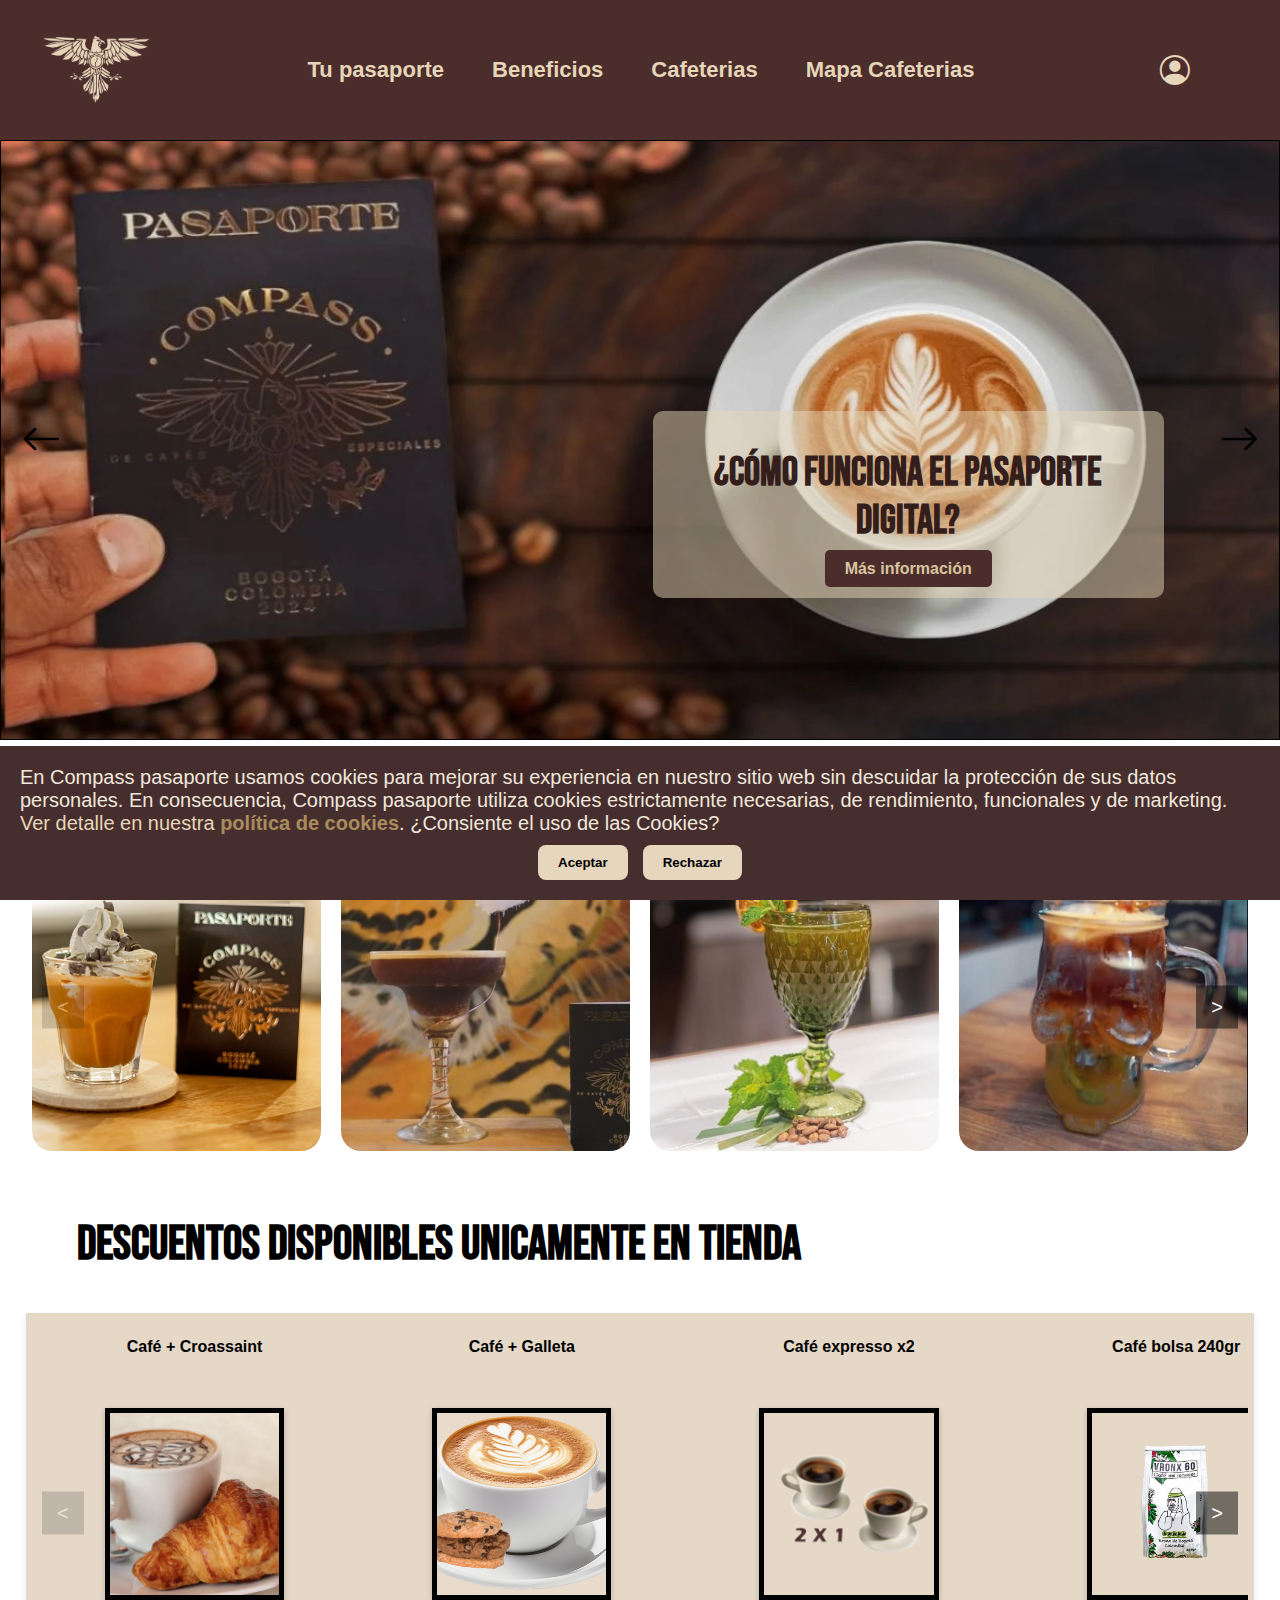
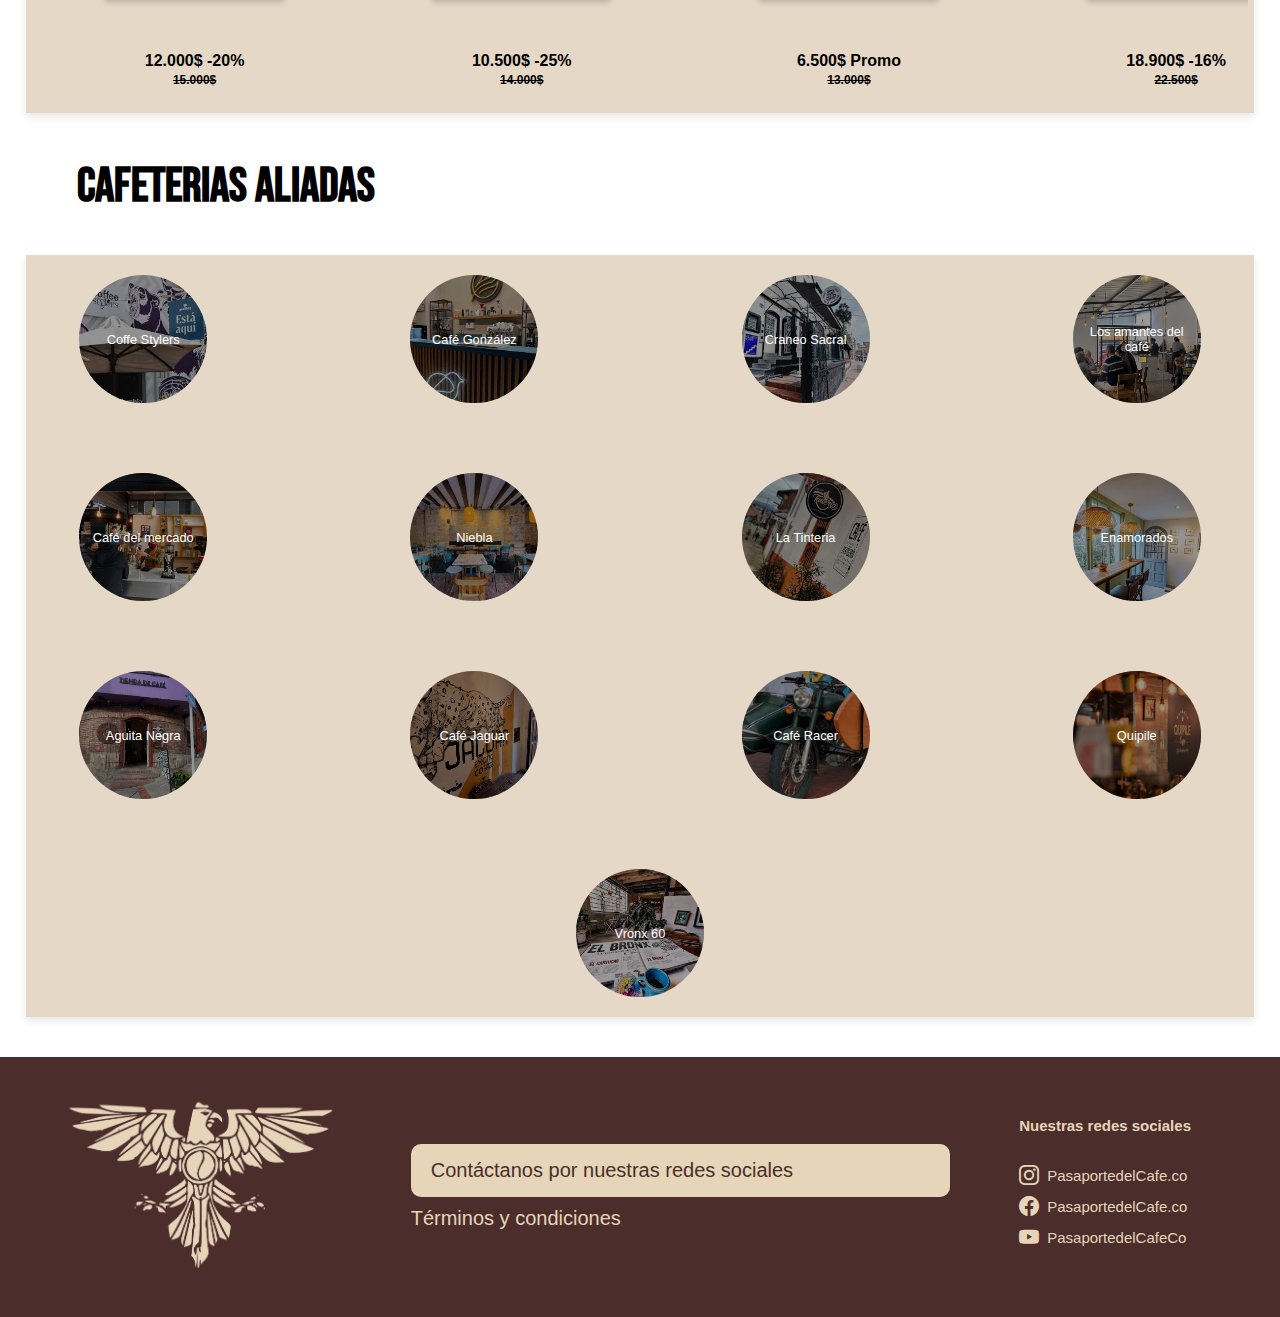
<file: index.html>
<!DOCTYPE html>
<html lang="en">

<head>
    <meta charset="UTF-8">
    <meta name="viewport" content="width=device-width, initial-scale=1.0">
    <link rel="stylesheet" href="https://cdn.jsdelivr.net/npm/bootstrap-icons@1.11.3/font/bootstrap-icons.min.css">
    <link href="https://fonts.googleapis.com/css2?family=Bebas+Neue&display=swap" rel="stylesheet">
    <link rel="stylesheet" href="styles.css">
    <title>Tu pasaporte</title>

</head>

<header>
    <a href="index.html" class="logo">

        <img src="Imagenes/Logo.png" alt="Logo pasaporte del café">

    </a>

    <nav class="menu">
        <ul>
            <li><a href="pasaporte.html" class="nav-link">Tu pasaporte</a></li>
            <li><a href="Beneficios.html" class="nav-link">Beneficios</a></li>
            <li><a href="Cafeterias.html" class="nav-link">Cafeterias</a></li>
            <li><a href="Mapa.html" class="nav-link">Mapa Cafeterias</a></li>
        </ul>
    </nav>


    <a href="Usuario.html" class="usuario">
        <i class="bi bi-person-circle"></i>
    </a>


    <i class="bi bi-list" id="hamburguesa"></i>

</header>

<body>



    <div id="contenidocarrusel">

        <div class="itemcarrusel">
            <div class="tarjetacarrusel" id="tarjetacarrusel-1">
                <img src="Imagenes/Carrusel1.png" alt="Imagen cafe y pasaporte del café">
                <div class="contenido-superpuesto">
                    <h2 class="titulounoprimercarrusel">¿CÓMO FUNCIONA EL PASAPORTE DIGITAL?</h2>
                    <div class="boton1">
                        <a href="ComoFunciona.html">Más información</a>
                    </div>
                </div>


                

            </div>

            <div class="flechascarrusel">
                <a href="#tarjetacarrusel-3">
                    <i class="bi bi-arrow-left"></i>
                </a>
                <a href="#tarjetacarrusel-2">
                    <i class="bi bi-arrow-right"></i>
                </a>

            </div>
        </div>

        <div class="itemcarrusel">
            <div class="tarjetacarrusel" id="tarjetacarrusel-2">
                <img src="Imagenes/Carrusel2.png" alt="Imagen pasaporte del cafe">
                <div class="contenido-superpuesto-2">
                    <h2 class="titulodosprimercarrusel">¡TU VIAJE POR LOS MEJORES CAFÉS COMIENZA AQUÍ!</h2>
                    <div class="boton2">
                        <a href="pasaporte.html">Tu pasaporte</a>
                    </div>
                </div>

                


            </div>
            <div class="flechascarrusel">
                <a href="#tarjetacarrusel-1">
                    <i class="bi bi-arrow-left"></i>
                </a>
                <a href="#tarjetacarrusel-3">
                    <i class="bi bi-arrow-right"></i>
                </a>
            </div>
        </div>

        <div class="itemcarrusel">
            <div class="tarjetacarrusel" id="tarjetacarrusel-3">
                <img src="Imagenes/Carrusel3.png" alt="Imagen cafeteria">

                <div class="contenido-superpuesto-3">
                    <h2 class="titulotresprimercarrusel">ENCUENTRA TU CAFÉ MÁS CERCANO</h2>
                    <div class="boton3">
                        <a href="Mapa.html">Explora el mapa</a>
                    </div>
                </div>

               

            </div>
            <div class="flechascarrusel">
                <a href="#tarjetacarrusel-2">
                    <i class="bi bi-arrow-left"></i>
                </a>
                <a href="#tarjetacarrusel-1">
                    <i class="bi bi-arrow-right"></i>
                </a>
            </div>
        </div>

    </div>
    <div id="txt_tituloc">
        <h2>ESPECIALIDADES DE LAS CAFETERÍAS</h2>
    </div>
    <div id="carrusel2">
        <div id="container_carrusel2">
            <div id="slider_container2">
                <span onclick="sliderLeft()" class="btn_carrusel">&lt;</span>
                <div id="slider2">
                    <img id="cafe1" src="carrusel2/cafe1.PNG" alt="Imagen de café 1">
                    <img id="cafe2" src="carrusel2/cafe2.jpg" alt="Imagen de café 2">
                    <img id="cafe3" src="carrusel2/cafe3.jpg" alt="Imagen de café 3">
                    <img id="cafe4" src="carrusel2/cafe4.jpg" alt="Imagen de café 4">
                    <img id="cafe5" src="carrusel2/cafe5.jpg" alt="Imagen de café 5">
                    <img id="cafe6" src="carrusel2/cafe6.jpg" alt="Imagen de café 6">
                    <img id="cafe7" src="carrusel2/cafe7.jpg" alt="Imagen de café 7">
                    <img id="cafe8" src="carrusel2/cafe8.jpg" alt="Imagen de café 8">
                    <img id="cafe9" src="carrusel2/cafe9.jpg" alt="Imagen de café 9">
                    <img id="cafe10" src="carrusel2/cafe10.jpg" alt="Imagen de café 10">
                    <img id="cafe11" src="carrusel2/cafe11.jpg" alt="Imagen de café 11">
                    <img id="cafe12" src="carrusel2/cafe12.jpg" alt="Imagen de café 12">
                    <img id="cafe13" src="carrusel2/cafe13.jpg" alt="Imagen de café 13">
                </div>
                <span onclick="sliderRight()" class="btn_carrusel">&gt;</span>
            </div>
        </div>
    </div>



    <!-- CARRUSEL DESCUENTOS-->
    <div id="txt_tituloc">
        <h2>DESCUENTOS DISPONIBLES UNICAMENTE EN TIENDA</h2>
    </div>
    <div id="contenedorcarruseldescuentos">
        <div id="container_carrusel3">
            <div id="slider_container3">
                <span onclick="sliderLeft3()" class="btn_carrusel3">&lt;</span>
                <div id="slider3">
                    <div class="card">
                        <p  class="nombrePromo"><strong>Café + Croassaint</strong></p>
                        <img id="Promo1" src="Imagenes/PROMOS/Cafe y croassaint.jpg" alt="Café + croassaint">
                        <p class="precio"><strong>12.000$ -20%</strong><br><s>15.000$</s></p>
                    </div>
                    <div class="card">
                        <p class="nombrePromo">Café + Galleta</p>
                        <img id="Promo2" src="Imagenes/PROMOS/capucchino + galleta.png" alt="Café + galleta">
                        <p class="precio"><strong>10.500$ -25%</strong><br><s>14.000$</s></p>
                    </div>
                    <div class="card">
                        <p class="nombrePromo">Café expresso x2</p>
                        <img id="Promo3" src="Imagenes/PROMOS/2 x1 expresso.png" alt="Café expresso x2">
                        <p class="precio"><strong>6.500$ Promo</strong><br><s>13.000$</s></p>
                    </div>
                    <div class="card">
                        <p class="nombrePromo">Café bolsa 240gr</p>
                        <img id="Promo4" src="Imagenes/PROMOS/vronx 60 cafe grano.png" alt="Café bolsa 240gr">
                        <p class="precio"><strong>18.900$ -16%</strong><br><s>22.500$</s></p>
                    </div>
                    <div class="card">
                        <p class="nombrePromo">Jugo mora</p>
                        <img id="Promo5" src="Imagenes/PROMOS/jugo mora.png" alt="Jugo mora">
                        <p class="precio"><strong>6.500$ Promo</strong><br><s>9.500$</s></p>
                    </div>
                    <div class="card">
                        <p class="nombrePromo">Capucchino + Pie</p>
                        <img id="Promo6" src="Imagenes/PROMOS/Cafe capucchino + pie manzana.png" alt="Capucchino + Pie">
                        <p class="precio"><strong>15.750$ -30%</strong><br><s>22.500$</s></p>
                    </div>
                    <div class="card">
                        <p class="nombrePromo">Blue Ice x2</p>
                        <img id="Promo7" src="Imagenes/PROMOS/x2 blue ice.png" alt="Blue Ice x2">
                        <p class="precio"><strong>26.800$ -10%</strong><br><s>29.800$</s></p>
                    </div>
                
                </div>
                <span onclick="sliderRight3()" class="btn_carrusel3">&gt;</span>
            </div>
        </div>
    </div>

    

    <!-- CIRCULOS DE LAS CAFETERIAS-->
    <div id="txt_tituloc">
        <h2>CAFETERIAS ALIADAS</h2>
    </div>



    <div id="contenedorcirculos">


        <!-- INFORMACIÓN COFFE STYLERS-->
        <div class="infocafe" id="coffeStylersInfo">
            <button id="cerrar"><i class="bi bi-x"></i></button>
            <img class="Imagencajatexto" src="Imagenes/cajasdetexto/coffestylers.jpeg" alt="Imagen Coffe Stylers">
            <h1 class="textocajas">Coffee Stylers</h1>
            <p class="parrafocajas">Somos la comunidad que ve el café como estilo de vida, diseñamos un
                espacio único para ti para vivir experiencias entorno al café de
                especialidad conectando con comunidades caficultoras a lo largo de
                nuestra tierra querida, uniendo así la pasión por el café y la locura del arte.
                Somos un estudio creativo enfocado en ilustración y muralismo, el proposito es poder
                crear diversidad de conceptos artísticos entorno al café de especialidad para brindarles algo diferente.
                Somos soñadores, amamos lo que hacemos, vibramos diferente y lo mejor de todo es que queremos
                que tu seas parte de todo esto.</p>
        </div>


        <!-- INFORMACIÓN CAFÉ GONZALEZ-->
        <div class="infocafe" id="cafegonzalezInfo">
            <button id="cerrardos"><i class="bi bi-x"></i></button>
            <img class="Imagencajatexto" src="Imagenes/cajasdetexto/cafegonzalezz.webp" alt="Imagen Café Gonzalez">
            <h1 class="textocajas">Café González</h1>
            <p class="parrafocajas">Nos enorgullece ser un legado familiar que trasciende
                generaciones, dedicado a ofrecer un café impregnado de auténtica tradición.
                Más allá de una simple bebida, nuestro compromiso va más allá, contribuyendo
                activamente a la sostenibilidad ambiental, social y laboral en los campos de café.
                Café González es más que una marca, es el fruto del trabajo justo, la creación de
                oportunidades y la ilusión de nuevas generaciones que encuentran en el café no solo
                una bebida, sino una poderosa oportunidad de cambio.</p>
        </div>



        <!-- INFORMACIÓN CRANEO SACRAL-->
        <div class="infocafe" id="craneosacralInfo">
            <button id="cerrartres"><i class="bi bi-x"></i></button>
            <img class="Imagencajatexto" src="Imagenes/cajasdetexto/craneosacral.webp" alt="Imagen Craneo Sacral">
            <h1 class="textocajas">Craneo Sacral</h1>
            <p class="parrafocajas">ENERGÍA Y EQUILIBRIO es nuestro slogan y abarca todo en nuestro
                concepto, entendiendo la unión del café(todo su proceso hasta llegar a la taza y
                las mil conversaciones alrededor de él) con el Bienestar(damos clases de Yoga y
                talleres guiados al cuido y autoconocimiento)</p>
        </div>



        <!-- INFORMACIÓN LOS AMANTES DEL CAFÉ-->
        <div class="infocafe" id="losamantesdelcafeInfo">
            <button id="cerrarcuatro"><i class="bi bi-x"></i></button>
            <img class="Imagencajatexto" src="Imagenes/cajasdetexto/losamantesdelcafe.jpeg"
                alt="Imagen Los Amantes del café">
            <h1 class="textocajas">Los amantes del café</h1>
            <p class="parrafocajas">Somos un café de especialidad, somos tostadores y educadores del café
                colombiano. En nuestro local encontrarás una buena variedad de acompañamientos dulces y de
                sal libres de ingredientes de origen animal. Promovemos la cultura cafetera, buscamos llevar
                las mejores tazas de café a nuestros visitantes, por esto compramos nuestro caféaproductores
                con los mejores estándares de calidad y de diferentes orígenes. o Utilizamos las últimas
                tendencias de preparación en café. Ofrecemos cursos, talleres, productos y servicios para los
                amantes de esta maravillosa bebida y para quienes hacen quieren hacer parte del mundo del café.
                Acompáñanos en esta aventura y compartan nuestro amor por el café Colombiano.</p>
        </div>



        <!-- INFORMACIÓN CAFÉ DEL MERCADO-->
        <div class="infocafe" id="cafedelmercadoInfo">
            <button id="cerrarcinco"><i class="bi bi-x"></i></button>
            <img class="Imagencajatexto" src="Imagenes/cajasdetexto/cafedelmercado.jpeg" alt="Imagen café del mercado">
            <h1 class="textocajas">CAFÉ DEL MERCADO</h1>
            <p class="parrafocajas">Desde el ventanal de este café, la vista de Plaza Del Chorro
                De Quevedo es estupenda. Si prefieres la cocina colombiana, merece la pena que
                conozcas Café del Mercado. Muchos de sus clientes piden su magnífico café.</p>
        </div>



        <!-- INFORMACIÓN NIEBLA-->
        <div class="infocafe" id="nieblaInfo">
            <button id="cerrarseis"><i class="bi bi-x"></i></button>
            <img class="Imagencajatexto" src="Imagenes/cajasdetexto/niebla.jpeg" alt="Imagen Niebla">
            <h1 class="textocajas">NIEBLA</h1>
            <p class="parrafocajas">Somos una tienda de café de especialidad enfocada en
                generar experiencias sensoriales para nuestros clientes. De la misma forma
                buscamos una cadena de valor mas trasparente y justa, donde con una relación
                dorecta con el caficultor buscamos generar mas valor para la industria y para
                el consumidor de cafes especiales</p>
        </div>


        <!-- INFORMACIÓN LA TINTERIA-->
        <div class="infocafe" id="tinteriaInfo">
            <button id="cerrarsiete"><i class="bi bi-x"></i></button>
            <img class="Imagencajatexto" src="Imagenes/cajasdetexto/latinteria.webp" alt="Imagen La tinteria">
            <h1 class="textocajas">LA TINTERÍA</h1>
            <p class="parrafocajas">El Café la Tintería es un proyecto que nació en el 2015 como
                una barra de café, y que durante algún tiempo estuvo en La Candelaria. La pandemia
                se presentó con muchos retos para La Tintería pero unieron fuerzas y para dicha nuestra
                llegaron a una hermosa casa tradicional de conservación arquitectónica en nuestro
                #DistritoCH. Este renovado espacio es un lugar en el que podrás disfrutar de productos de
                producción local, compartir lecturas o trabajar en un ambiente tranquilo, todo ambientado con
                un delicioso aroma al mejor café colombiano.</p>
        </div>




        <!-- INFORMACIÓN ENAMORADOS-->
        <div class="infocafe" id="enamoradosInfo">
            <button id="cerrarocho"><i class="bi bi-x"></i></button>
            <img class="Imagencajatexto" src="Imagenes/cajasdetexto/enamorados.jpeg" alt="Imagen Enamorados">
            <h1 class="textocajas">ENAMORADOS</h1>
            <p class="parrafocajas">Enamorados Café nace en 2023 en el barrio Santa Teresita;
                epicentro de manifestaciones culturales; lugar donde se encuentran importantes
                librerías y restaurantes y uno de los barrios donde se han grabado el mayor número
                de telenovelas que hoy son reconocidas a nivel mundial como: La hija del mariachi;
                Yo soy Betty, la fea; El inútil; La mariposa; Los canarios; Hasta que la plata nos
                separe, entre otras... Razones de sobra para que turistas de todo el mundo quieran
                visitarnos, para conocer algo de la historia de la casa y además para tener la oportunidad
                de disfrutar de una taza de café premium, preparada con un método especial para extraer
                y resaltar las notas que caracterizan al café colombiano como el más famoso del mundo,
                una distinción que nos llena de orgullo.</p>
        </div>


        <!-- INFORMACIÓN AGUITA NEGRA-->
        <div class="infocafe" id="aguitanegraInfo">
            <button id="cerrarnueve"><i class="bi bi-x"></i></button>
            <img class="Imagencajatexto" src="Imagenes/cajasdetexto/aguitanegra.jpeg" alt="Aguita Negra">
            <h1 class="textocajas">AGUITA NEGRA</h1>
            <p class="parrafocajas">Somos un café de especialidad de origen santandereano en el cual
                manejamos café de Santander. Ubicado en el centro de Bogotá, exactamente en el bello
                barrio gastronómico de La Macarena. Contamos con una variedad de experiencias a base
                de café, catas de café, bebidas de autor, métodos de filtrado y repostería de autor.</p>
        </div>



        <!-- INFORMACIÓN CAFE JAGUAR-->
        <div class="infocafe" id="jaguarInfo">
            <button id="cerrardiez"><i class="bi bi-x"></i></button>
            <img class="Imagencajatexto" src="Imagenes/cajasdetexto/jaguar.jpeg" alt="Imagen Jaguar">
            <h1 class="textocajas">CAFÉ JAGUAR</h1>
            <p class="parrafocajas">Jaguar Coffee Bogotá es una casa de reunión para los amantes del café.
                En nuestra casa más que tomar un café, vivirás una experiencia alrededor del café. Somos
                productores de Silvania Cundinamarca, de allí traemos múltiples variedades de café.
                En nuestra tienda, procesamos, tostamos y catamos todos nuestros cafés. 
                Toda esta organización detrás nos permite ofrecer cafés de alta calidad. Junto con nuestros
                baristas y tostadores experimentados, nos permitimos enseñar en el arte del barismo para crear
                una comunidad más amplia de conocedores del buen café.</p>
        </div>


        <!-- INFORMACIÓN RACER-->
        <div class="infocafe" id="racerInfo">
            <button id="cerraronce"><i class="bi bi-x"></i></button>
            <img class="Imagencajatexto" src="Imagenes/cajasdetexto/racer.jpeg" alt="Imagen Café Racer">
            <h1 class="textocajas">CAFÉ RACER</h1>
            <p class="parrafocajas">En 2022 se empezó con el sueño de unir nuestras pasiones más
                grandes: motocicletas vintage y café de especialidad. Lo que comenzó como una
                visión para crear una marca de estilo de vida se convirtió en el espacio de todos.
                Seguimos enseñándole a los motociclistas sobre buen café y a los amantes del café
                sobre motos.</p>
        </div>


        <!-- INFORMACIÓN QUIPILE-->
        <div class="infocafe" id="quipileInfo">
            <button id="cerrardoce"><i class="bi bi-x"></i></button>
            <img class="Imagencajatexto" src="Imagenes/cajasdetexto/quipilee.jpg" alt="Imagen Café Quipile">
            <h1 class="textocajas">CAFÉ QUIPILE</h1>
            <p class="parrafocajas">Quipile Coffee es uno de los primeros cafés de especialidad 
                de Bogotá, 12 años en el mercado nos hacen una tienda de cafés especiales distinta 
                a las del sector, dónde más que un café de especialidad somos un café de experiencias 
                e interacción con nuestros clientes… Ven y disfruta nuestros cafés los cuales vienen 
                directo de caficultores amigos.. tostamos sus cafés y van directo a tu taza respetando 
                siempre la economía solidaria.</p>
        </div>




          <!-- INFORMACIÓN VRONX 60-->
          <div class="infocafe" id="vronxInfo">
            <button id="cerrartrece"><i class="bi bi-x"></i></button>
            <img class="Imagencajatexto" src="Imagenes/cajasdetexto/vronxx.jpeg" alt="Imagen Café Quipile">
            <h1 class="textocajas">VRONX 60</h1>
            <p class="parrafocajas">Café de especialidad que busca generar cultura cafetera en 
                habitantes y visitantes del Bronx de Bogotá. Ofrecemos Cafés de diferentes 
                regiones de Colombia en una amplia gama de preparaciones y les enseñamos a 
                nuestros clientes cómo él café cambia dependiendo su origen y tipo de beneficio.
                Enseñamos la historia del café desde su descubrimiento hasta la actualidad. 
                Hacemos catas de café y experiencias cafeteras. Les contamos a los visitantes 
                que paso y qué está pasando en el Bronx en la actualidad.</p>
        </div>


        <!-- CIRCULOS CAFES-->
        <div class="lineacafes">


            <!-- CIRCULO COFFE STYLERS-->
            <div class="circulo" id="botoncoffestylers"
                style="background-image: url('Imagenes/cafeterias/coffestylers.jpeg');">
                <div class="overlay">
                    <span class="nombrescafeterias">Coffe Stylers</span>
                </div>
            </div>



            <!-- CIRCULO CAFÉ GONZALEZ-->
            <div class="circulo" id="botoncafegonzalez"
                style="background-image: url('Imagenes/cafeterias/cafegonzalez.jpeg');">
                <div class="overlay">
                    <span class="nombrescafeterias">Café González</span>
                </div>
            </div>


            <!-- CIRCULO CRANEO SACRAL-->
            <div class="circulo" id="botoncraneosacral"
                style="background-image: url('Imagenes/cafeterias/craneosacral.jpeg');">
                <div class="overlay">
                    <span class="nombrescafeterias">Craneo Sacral</span>
                </div>
            </div>


            <!-- CIRCULO LOS AMANTES DEL CAFÉ-->
            <div class="circulo" id="botonamantesdelcafe"
                style="background-image: url('Imagenes/cafeterias/losamantesdelcafe.jpg');">
                <div class="overlay">
                    <span class="nombrescafeterias">Los amantes del café</span>
                </div>
            </div>

            <!-- CIRCULO CAFÉ DEL MERCADO-->
            <div class="circulo" id="botoncafedelmercado"
                style="background-image: url('Imagenes/cafeterias/cafedelmercado.jpg');">
                <div class="overlay">
                    <span class="nombrescafeterias">Café del mercado</span>
                </div>
            </div>

            <!-- CIRCULO NIEBLA-->
            <div class="circulo" id="botonniebla" style="background-image: url('Imagenes/cafeterias/niebla.jpeg');">
                <div class="overlay">
                    <span class="nombrescafeterias">Niebla</span>
                </div>
            </div>

            
            <!-- CIRCULO TINTERIA-->
            <div class="circulo" id="botontinteria"
                style="background-image: url('Imagenes/cafeterias/latinteria.jpeg');">
                <div class="overlay">
                    <span class="nombrescafeterias">La Tinteria</span>
                </div>
            </div>

            <!-- CIRCULO ENAMORADOS-->
            <div class="circulo" id="botonenamorados"
                style="background-image: url('Imagenes/cafeterias/enamorados.jpeg');">
                <div class="overlay">
                    <span class="nombrescafeterias">Enamorados</span>
                </div>
            </div>

            <!-- CIRCULO AGUITA NEGRA-->
            <div class="circulo" id="botonaguitanegra"
                style="background-image: url('Imagenes/cafeterias/aguitanegra.jpg');">
                <div class="overlay">
                    <span class="nombrescafeterias">Aguita Negra</span>
                </div>
            </div>

            <!-- CIRCULO JAGUAR-->
            <div class="circulo" id="botonjaguar" style="background-image: url('Imagenes/cafeterias/jaguar.jpg');">
                <div class="overlay">
                    <span class="nombrescafeterias">Café Jaguar</span>
                </div>
            </div>
            <!-- CIRCULO RACER-->
            <div class="circulo" id="botonracer" style="background-image: url('Imagenes/cafeterias/racer.jpeg');">
                <div class="overlay">
                    <span class="nombrescafeterias">Café Racer</span>
                </div>
            </div>
             <!-- CIRCULO QUIPILE-->
             <div class="circulo"  id="botonquipile" style="background-image: url('Imagenes/cafeterias/quipile.jpeg');">
                <div class="overlay">
                    <span class="nombrescafeterias">Quipile</span>
                </div>
            </div>
            <!-- CIRCULO VRONX 60-->
            <div class="circulo" id="botonvronx" style="background-image: url('Imagenes/cafeterias/vronx.jpeg');">
                <div class="overlay">
                    <span class="nombrescafeterias">Vronx 60</span>
                </div>
            </div>

        </div>




    </div>

    <script src="script.js"></script>

    <footer class="footer">
        <div class="footer-logo">
            <a href="index.html" class="logo">
                <img src="Imagenes/Logo.png" alt="Logo pasaporte del café">
            </a>
        </div>
    
        <div class="footer-info">
            <div class="footer-card">
                <a href="#" class="footer-btn">Contáctanos por nuestras redes sociales</a>
            </div>
            <p class="footer-terminos"><a href="terminos.html">Términos y condiciones</a></p>
        </div>
    
        <div class="footer-redes">
            <p class="footer-titulo">Nuestras redes sociales</p>
            <ul>
                <li><i class="bi bi-instagram"></i> PasaportedelCafe.co</li>
                <li><i class="bi bi-facebook"></i> PasaportedelCafe.co</li>
                <li><i class="bi bi-youtube"></i> PasaportedelCafeCo</li>
            </ul>
        </div>
    </footer>
    

    <div id="cookie-banner" class="cookie-banner">
        <p>
          En Compass pasaporte usamos cookies para mejorar su experiencia en nuestro sitio web sin descuidar la protección de sus datos personales. En consecuencia, Compass pasaporte utiliza cookies estrictamente necesarias, de rendimiento, funcionales y de marketing.
          <a href="Cookies.html">Ver detalle en nuestra <span class="link">política de cookies</span></a>.
          ¿Consiente el uso de las Cookies?
        </p>
        <div class="cookie-buttons">
          <button id="accept-cookies">Aceptar</button>
          <button id="reject-cookies">Rechazar</button>
        </div>
      </div>
      

</body>

</html>
</file>
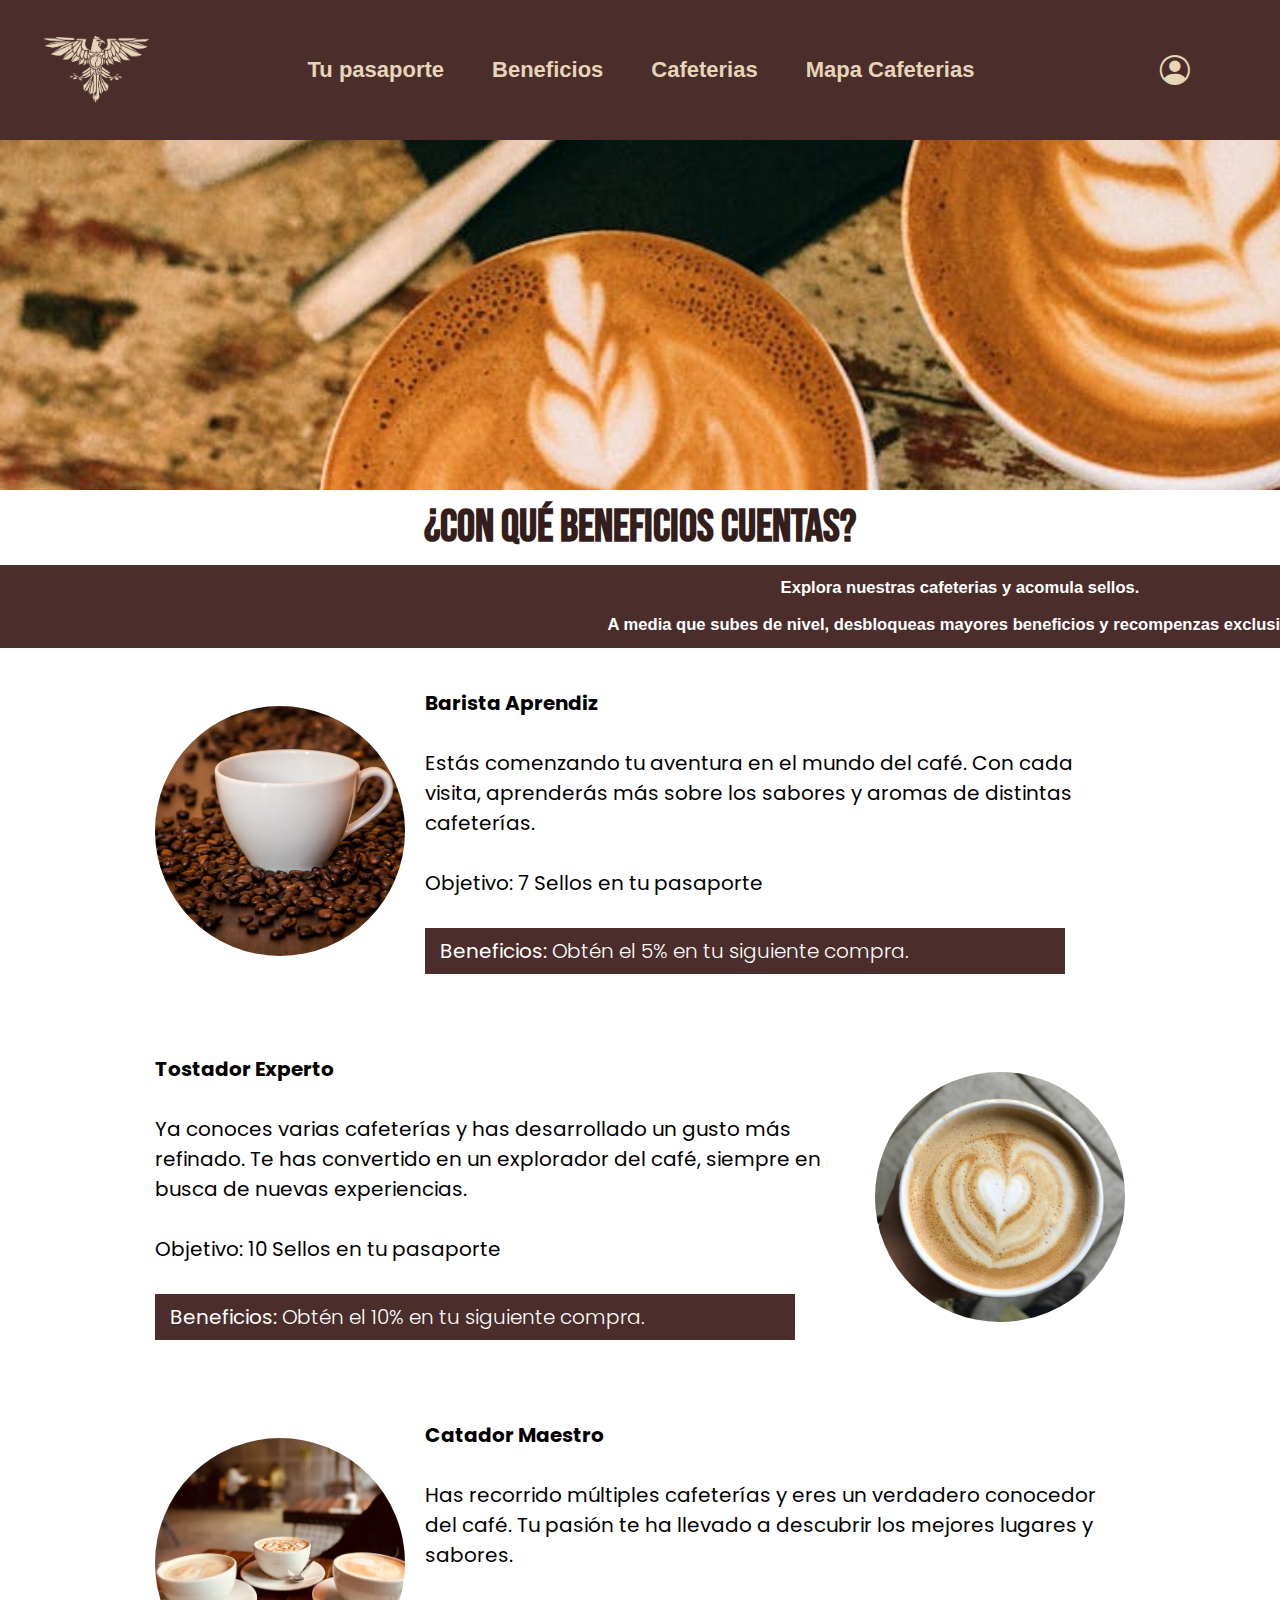
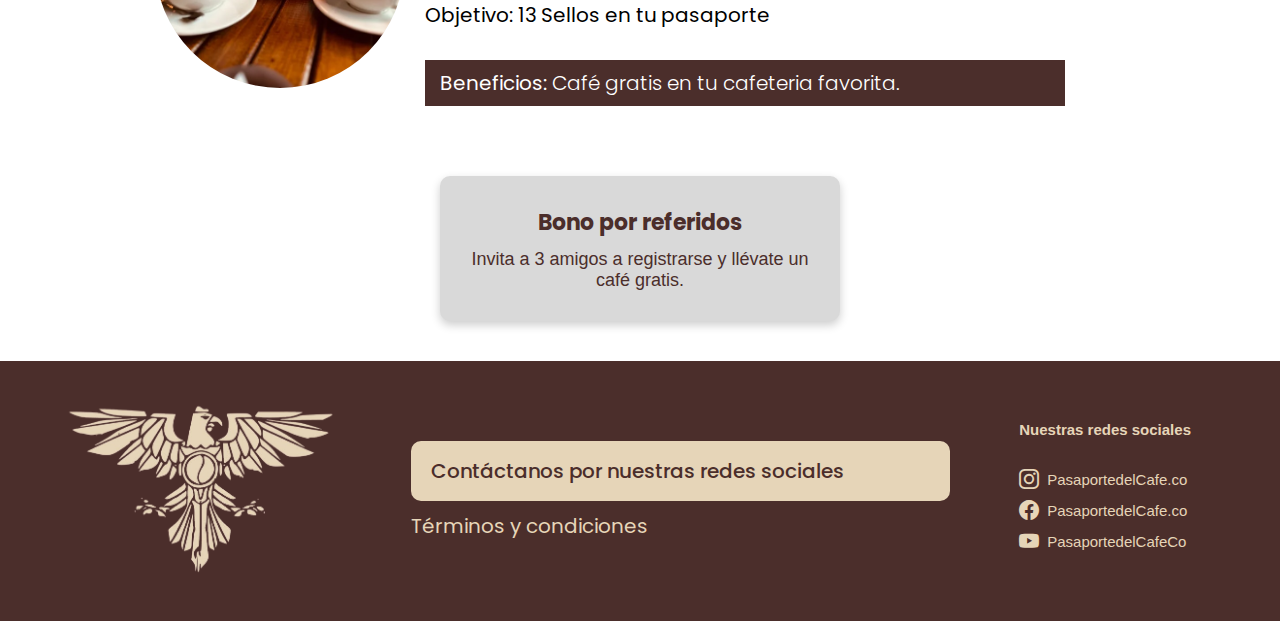
<file: Beneficios.html>
<!DOCTYPE html>
<html lang="en">

<head>
    <meta charset="UTF-8">
    <meta name="viewport" content="width=device-width, initial-scale=1.0">
    <link href="https://fonts.googleapis.com/css2?family=Poppins:wght@300;400;600&display=swap" rel="stylesheet">
    <link href="https://fonts.googleapis.com/css2?family=Bebas+Neue&display=swap" rel="stylesheet">
    <link rel="stylesheet" href="styles.css">
    <title>Beneficios</title>
    <link rel="stylesheet" href="https://cdn.jsdelivr.net/npm/bootstrap-icons@1.11.3/font/bootstrap-icons.min.css">
</head>

<body>
    <header>
        <a href="index.html" class="logo">

            <img src="Imagenes/Logo.png" alt="Logo pasaporte del café">

        </a>

        <nav class="menu">
            <ul>
                <li><a href="pasaporte.html" class="nav-link">Tu pasaporte</a></li>
                <li><a href="Beneficios.html" class="nav-link">Beneficios</a></li>
                <li><a href="Cafeterias.html" class="nav-link">Cafeterias</a></li>
                <li><a href="Mapa.html" class="nav-link">Mapa Cafeterias</a></li>
            </ul>
        </nav>


        <a href="Usuario.html" class="usuario">
            <i class="bi bi-person-circle"></i>
        </a>


        <i class="bi bi-list" id="hamburguesa"></i>

    </header>

    <div id="img_beneficios1">
        <img id="img_b1" src="img_beneficios/Principal.jpeg" width=1900 />
    </div>
    <div>
        <h1 class="Titulos">¿CON QUÉ BENEFICIOS CUENTAS?</h1>
    </div>
    <div id="cont1_b">
        <h5 class="subtitulos">Explora nuestras cafeterias y acomula sellos.</h5>
        <br>
        <h5 class="subtitulos">A media que subes de nivel, desbloqueas mayores beneficios y recompenzas exclusivas.</h5>
    </div>
    <div id="cont2_b">
        <img id="img_b2" src="img_beneficios/granos_cafe.png" />
        <div id="text_b2">
            <h4 class="txt_niveles">Barista Aprendiz</h4>
            <p class="txt_info">Estás comenzando tu aventura en el mundo del café. Con cada visita, aprenderás más sobre
                los sabores y aromas de distintas cafeterías.</p>
            <p class="txt_info"> Objetivo: 7 Sellos en tu pasaporte</p>
            <div class="caja_beneficios">
                <strong>Beneficios:</strong> Obtén el 5% en tu siguiente compra.
            </div>
        </div>
    </div>
    <div id="cont3_b">
        <div id="text_b2">
            <h4 class="txt_niveles">Tostador Experto</h4>
            <p class="txt_info">Ya conoces varias cafeterías y has desarrollado un gusto más refinado. Te has convertido
                en un explorador del café, siempre en busca de nuevas experiencias.</p>
            <p class="txt_info"> Objetivo: 10 Sellos en tu pasaporte</p>
            <div class="caja_beneficios">
                <strong>Beneficios:</strong> Obtén el 10% en tu siguiente compra.
            </div>
        </div>
        <img id="img_b2" src="img_beneficios/taza.jpeg" />
    </div>
    <div id="cont2_b">
        <img id="img_b2" src="img_beneficios/tazas.png" />
        <div id="text_b2">
            <h4 class="txt_niveles">Catador Maestro</h4>
            <p class="txt_info">Has recorrido múltiples cafeterías y eres un verdadero conocedor del café. Tu pasión te
                ha llevado a descubrir los mejores lugares y sabores.</p>
            <p class="txt_info"> Objetivo: 13 Sellos en tu pasaporte</p>
            <div class="caja_beneficios">
                <strong>Beneficios:</strong> Café gratis en tu cafeteria favorita.
            </div>
        </div>
        <div id="aviso_b">
            <h4 class="text_b3">Bono por referidos</h4>
            <p class="txt_info2">Invita a 3 amigos a registrarse y llévate un café gratis.</p>
        </div>
    </div>
   
    <script src="beneficios.js"></script>

    <footer class="footer">
        <div class="footer-logo">
            <a href="index.html" class="logo">
                <img src="Imagenes/Logo.png" alt="Logo pasaporte del café">
            </a>
        </div>
    
        <div class="footer-info">
            <div class="footer-card">
                <a href="#" class="footer-btn">Contáctanos por nuestras redes sociales</a>
            </div>
            <p class="footer-terminos"><a href="terminos.html">Términos y condiciones</a></p>
        </div>
    
        <div class="footer-redes">
            <p class="footer-titulo">Nuestras redes sociales</p>
            <ul>
                <li><i class="bi bi-instagram"></i> PasaportedelCafe.co</li>
                <li><i class="bi bi-facebook"></i> PasaportedelCafe.co</li>
                <li><i class="bi bi-youtube"></i> PasaportedelCafeCo</li>
            </ul>
        </div>
    </footer>

</body>

</html>
</file>
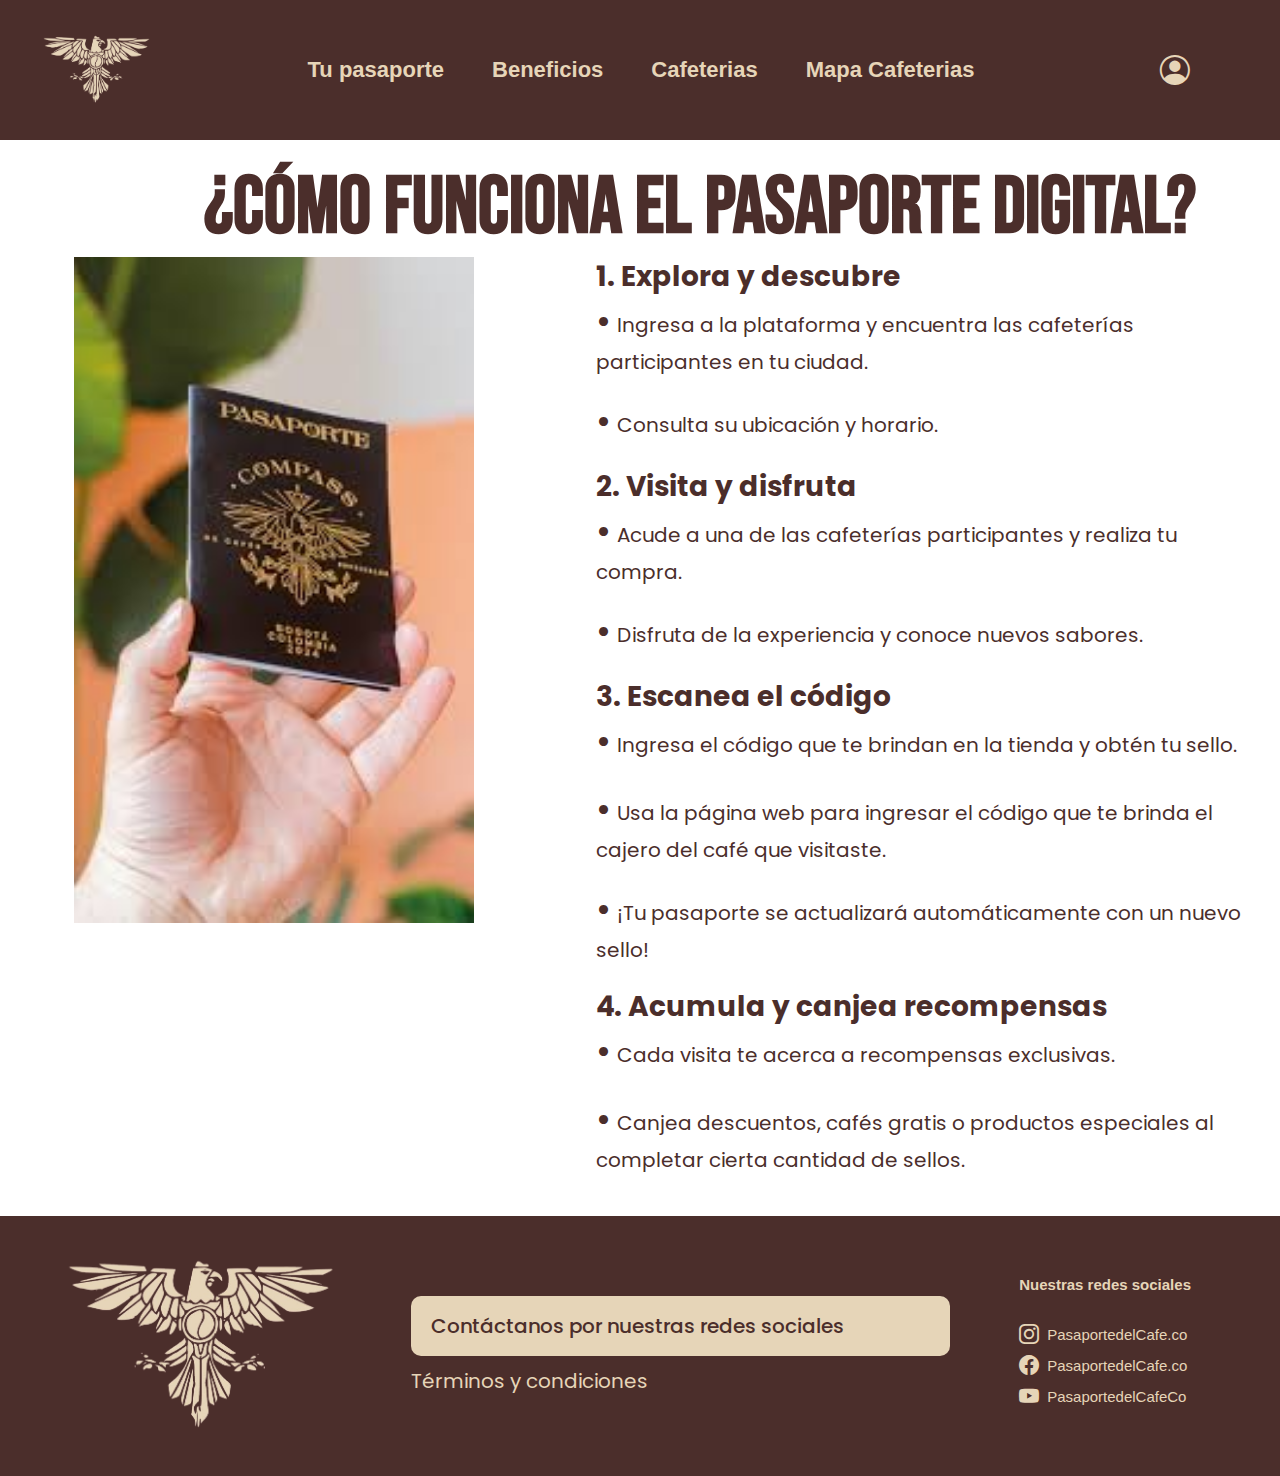
<file: ComoFunciona.html>
<!DOCTYPE html>
<html lang="en">

<head>
  <meta charset="UTF-8">
  <meta name="viewport" content="width=device-width, initial-scale=1.0">
  <link rel="stylesheet" href="https://cdn.jsdelivr.net/npm/bootstrap-icons@1.11.3/font/bootstrap-icons.min.css">
  <link href="https://fonts.googleapis.com/css2?family=Bebas+Neue&family=Poppins:wght@300;400;600&display=swap"
    rel="stylesheet">
  <link rel="stylesheet" href="styles.css">
  <title>Como Funciona</title>
</head>


<body>
  <header>
    <a href="index.html" class="logo">

      <img src="Imagenes/Logo.png" alt="Logo pasaporte del café">

    </a>

    <nav class="menu">
      <ul>
        <li><a href="pasaporte.html" class="nav-link">Tu pasaporte</a></li>
        <li><a href="Beneficios.html" class="nav-link">Beneficios</a></li>
        <li><a href="Cafeterias.html" class="nav-link">Cafeterias</a></li>
        <li><a href="Mapa.html" class="nav-link">Mapa Cafeterias</a></li>
      </ul>
    </nav>


    <a href="Usuario.html" class="usuario">
      <i class="bi bi-person-circle"></i>
    </a>


    <i class="bi bi-list" id="hamburguesa"></i>

  </header>


  <div class="contenedor-como-funciona">
    <h1 class="titulocomofunciona">¿CÓMO FUNCIONA EL PASAPORTE DIGITAL?</h1>


    <img src="Imagenes/como funciona/pasaportecompass.jpeg" alt="Imagen pasaporte compass" class="imagencomofunciona">



    <h2 class="titulospequeños">1. Explora y descubre</h2>
    <p class="parrafoscomofunciona">Ingresa a la plataforma y encuentra las cafeterías participantes en tu ciudad.</p>
    <p class="parrafoscomofunciona">Consulta su ubicación y horario.</p>


    <h2 class="titulospequeños">2. Visita y disfruta</h2>
    <p class="parrafoscomofunciona">Acude a una de las cafeterías participantes y realiza tu compra.</p>
    <p class="parrafoscomofunciona">Disfruta de la experiencia y conoce nuevos sabores.</p>


    <h2 class="titulospequeños">3. Escanea el código</h2>
    <p class="parrafoscomofunciona">Ingresa el código que te brindan en la tienda y obtén tu sello. </p>
    <p class="parrafoscomofunciona">Usa la página web para ingresar el código que te brinda el cajero del café que
      visitaste. </p>
    <p class="parrafoscomofunciona">¡Tu pasaporte se actualizará automáticamente con un nuevo sello! </p>


    <h2 class="titulospequeños">4. Acumula y canjea recompensas</h2>
    <p class="parrafoscomofunciona">Cada visita te acerca a recompensas exclusivas.</p>
    <p class="parrafoscomofunciona">Canjea descuentos, cafés gratis o productos especiales al completar cierta cantidad
      de
      sellos. </p>



  </div>



  <script src="comofunciona.js"></script>

  <footer class="footer">
    <div class="footer-logo">
        <a href="index.html" class="logo">
            <img src="Imagenes/Logo.png" alt="Logo pasaporte del café">
        </a>
    </div>

    <div class="footer-info">
        <div class="footer-card">
            <a href="#" class="footer-btn">Contáctanos por nuestras redes sociales</a>
        </div>
        <p class="footer-terminos"><a href="terminos.html">Términos y condiciones</a></p>
    </div>

    <div class="footer-redes">
        <p class="footer-titulo">Nuestras redes sociales</p>
        <ul>
            <li><i class="bi bi-instagram"></i> PasaportedelCafe.co</li>
            <li><i class="bi bi-facebook"></i> PasaportedelCafe.co</li>
            <li><i class="bi bi-youtube"></i> PasaportedelCafeCo</li>
        </ul>
    </div>
</footer>

</body>

</html>
</file>
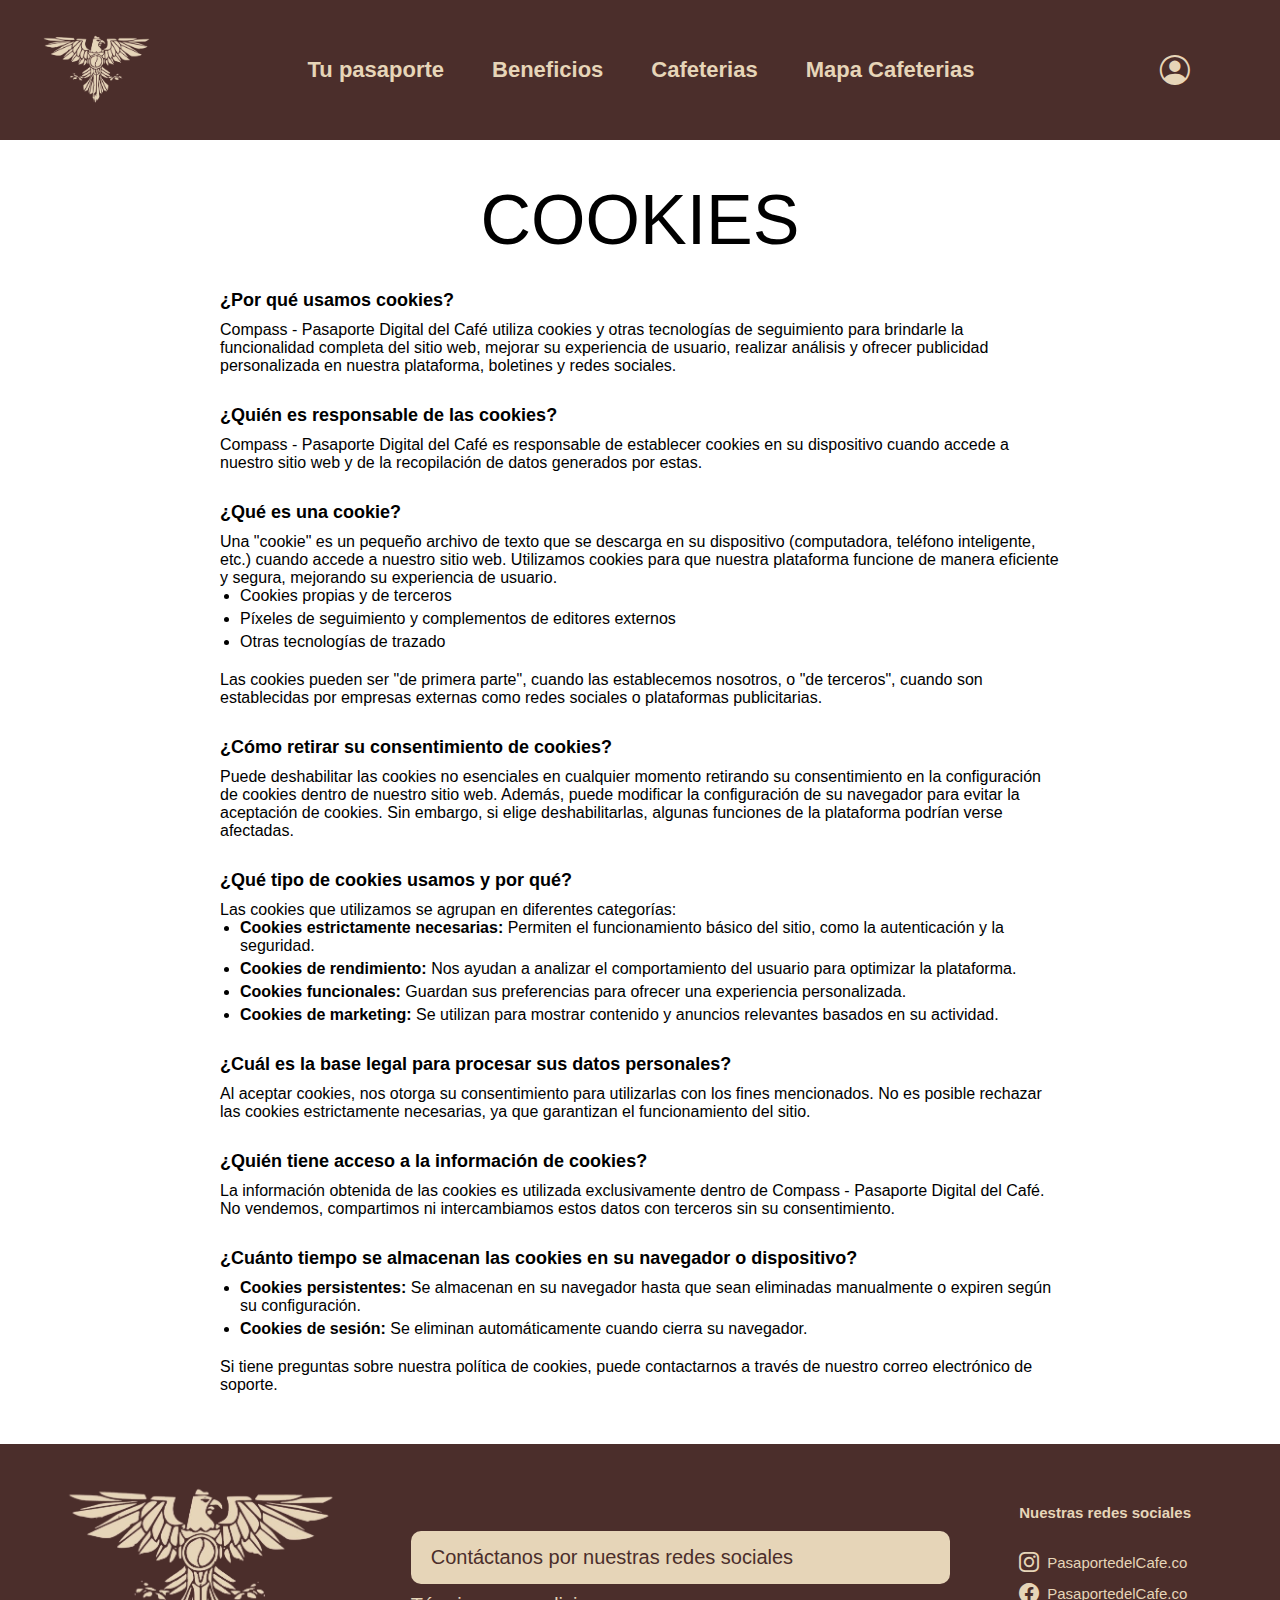
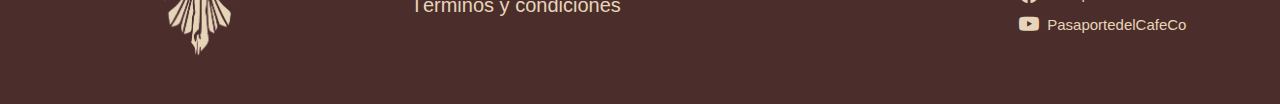
<file: Cookies.html>
<!DOCTYPE html>
<html lang="en">
<head>
    <meta charset="UTF-8">
    <meta name="viewport" content="width=device-width, initial-scale=1.0">
    <link rel="stylesheet" href="styles.css">
    <title>Cafeterias</title>
    <link rel="stylesheet" href="https://cdn.jsdelivr.net/npm/bootstrap-icons@1.11.3/font/bootstrap-icons.min.css">
    <link href="https://fonts.googleapis.com/css2?family=Inria+Serif&display=swap" rel="stylesheet">
</head>
<header>
    <a href="index.html" class="logo">

        <img src="Imagenes/Logo.png" alt="Logo pasaporte del café">

    </a>

    <nav class="menu">
        <ul>
            <li><a href="pasaporte.html" class="nav-link">Tu pasaporte</a></li>
            <li><a href="Beneficios.html" class="nav-link">Beneficios</a></li>
            <li><a href="Cafeterias.html" class="nav-link">Cafeterias</a></li>
            <li><a href="Mapa.html" class="nav-link">Mapa Cafeterias</a></li>
        </ul>
    </nav>


    <a href="Usuario.html" class="usuario">
        <i class="bi bi-person-circle"></i>
    </a>


    <i class="bi bi-list" id="hamburguesa"></i>

</header>
<body>

     <!-- TITULO -->
  <div class="txt_tituloCookies">
    <p>COOKIES</p>
  </div>

  <!-- CONTENIDO COOKIES -->
  <div class="CookiesTXT">
    <h1>¿Por qué usamos cookies?</h1>
    <p>Compass - Pasaporte Digital del Café utiliza cookies y otras tecnologías de seguimiento para brindarle la funcionalidad completa del sitio web, mejorar su experiencia de usuario, realizar análisis y ofrecer publicidad personalizada en nuestra plataforma, boletines y redes sociales.</p>

    <h1>¿Quién es responsable de las cookies?</h1>
    <p>Compass - Pasaporte Digital del Café es responsable de establecer cookies en su dispositivo cuando accede a nuestro sitio web y de la recopilación de datos generados por estas.</p>

    <h1>¿Qué es una cookie?</h1>
    <p>Una "cookie" es un pequeño archivo de texto que se descarga en su dispositivo (computadora, teléfono inteligente, etc.) cuando accede a nuestro sitio web. Utilizamos cookies para que nuestra plataforma funcione de manera eficiente y segura, mejorando su experiencia de usuario.</p>
    <ul>
      <li>Cookies propias y de terceros</li>
      <li>Píxeles de seguimiento y complementos de editores externos</li>
      <li>Otras tecnologías de trazado</li>
    </ul>
    <p>Las cookies pueden ser "de primera parte", cuando las establecemos nosotros, o "de terceros", cuando son establecidas por empresas externas como redes sociales o plataformas publicitarias.</p>

    <h1>¿Cómo retirar su consentimiento de cookies?</h1>
    <p>Puede deshabilitar las cookies no esenciales en cualquier momento retirando su consentimiento en la configuración de cookies dentro de nuestro sitio web. Además, puede modificar la configuración de su navegador para evitar la aceptación de cookies. Sin embargo, si elige deshabilitarlas, algunas funciones de la plataforma podrían verse afectadas.</p>

    <h1>¿Qué tipo de cookies usamos y por qué?</h1>
    <p>Las cookies que utilizamos se agrupan en diferentes categorías:</p>
    <ul>
      <li><strong>Cookies estrictamente necesarias:</strong> Permiten el funcionamiento básico del sitio, como la autenticación y la seguridad.</li>
      <li><strong>Cookies de rendimiento:</strong> Nos ayudan a analizar el comportamiento del usuario para optimizar la plataforma.</li>
      <li><strong>Cookies funcionales:</strong> Guardan sus preferencias para ofrecer una experiencia personalizada.</li>
      <li><strong>Cookies de marketing:</strong> Se utilizan para mostrar contenido y anuncios relevantes basados en su actividad.</li>
    </ul>

    <h1>¿Cuál es la base legal para procesar sus datos personales?</h1>
    <p>Al aceptar cookies, nos otorga su consentimiento para utilizarlas con los fines mencionados. No es posible rechazar las cookies estrictamente necesarias, ya que garantizan el funcionamiento del sitio.</p>

    <h1>¿Quién tiene acceso a la información de cookies?</h1>
    <p>La información obtenida de las cookies es utilizada exclusivamente dentro de Compass - Pasaporte Digital del Café. No vendemos, compartimos ni intercambiamos estos datos con terceros sin su consentimiento.</p>

    <h1>¿Cuánto tiempo se almacenan las cookies en su navegador o dispositivo?</h1>
    <ul>
      <li><strong>Cookies persistentes:</strong> Se almacenan en su navegador hasta que sean eliminadas manualmente o expiren según su configuración.</li>
      <li><strong>Cookies de sesión:</strong> Se eliminan automáticamente cuando cierra su navegador.</li>
    </ul>
    <p>Si tiene preguntas sobre nuestra política de cookies, puede contactarnos a través de nuestro correo electrónico de soporte.</p>
  </div>

<footer class="footer">
    <div class="footer-logo">
        <a href="index.html" class="logo">
            <img src="Imagenes/Logo.png" alt="Logo pasaporte del café">
        </a>
    </div>

    <div class="footer-info">
        <div class="footer-card">
            <a href="#" class="footer-btn">Contáctanos por nuestras redes sociales</a>
        </div>
        <p class="footer-terminos"><a href="terminos.html">Términos y condiciones</a></p>
    </div>

    <div class="footer-redes">
        <p class="footer-titulo">Nuestras redes sociales</p>
        <ul>
            <li><i class="bi bi-instagram"></i> PasaportedelCafe.co</li>
            <li><i class="bi bi-facebook"></i> PasaportedelCafe.co</li>
            <li><i class="bi bi-youtube"></i> PasaportedelCafeCo</li>
        </ul>
    </div>
</footer>

<script src="Mapa.js"></script>
</body>
</file>
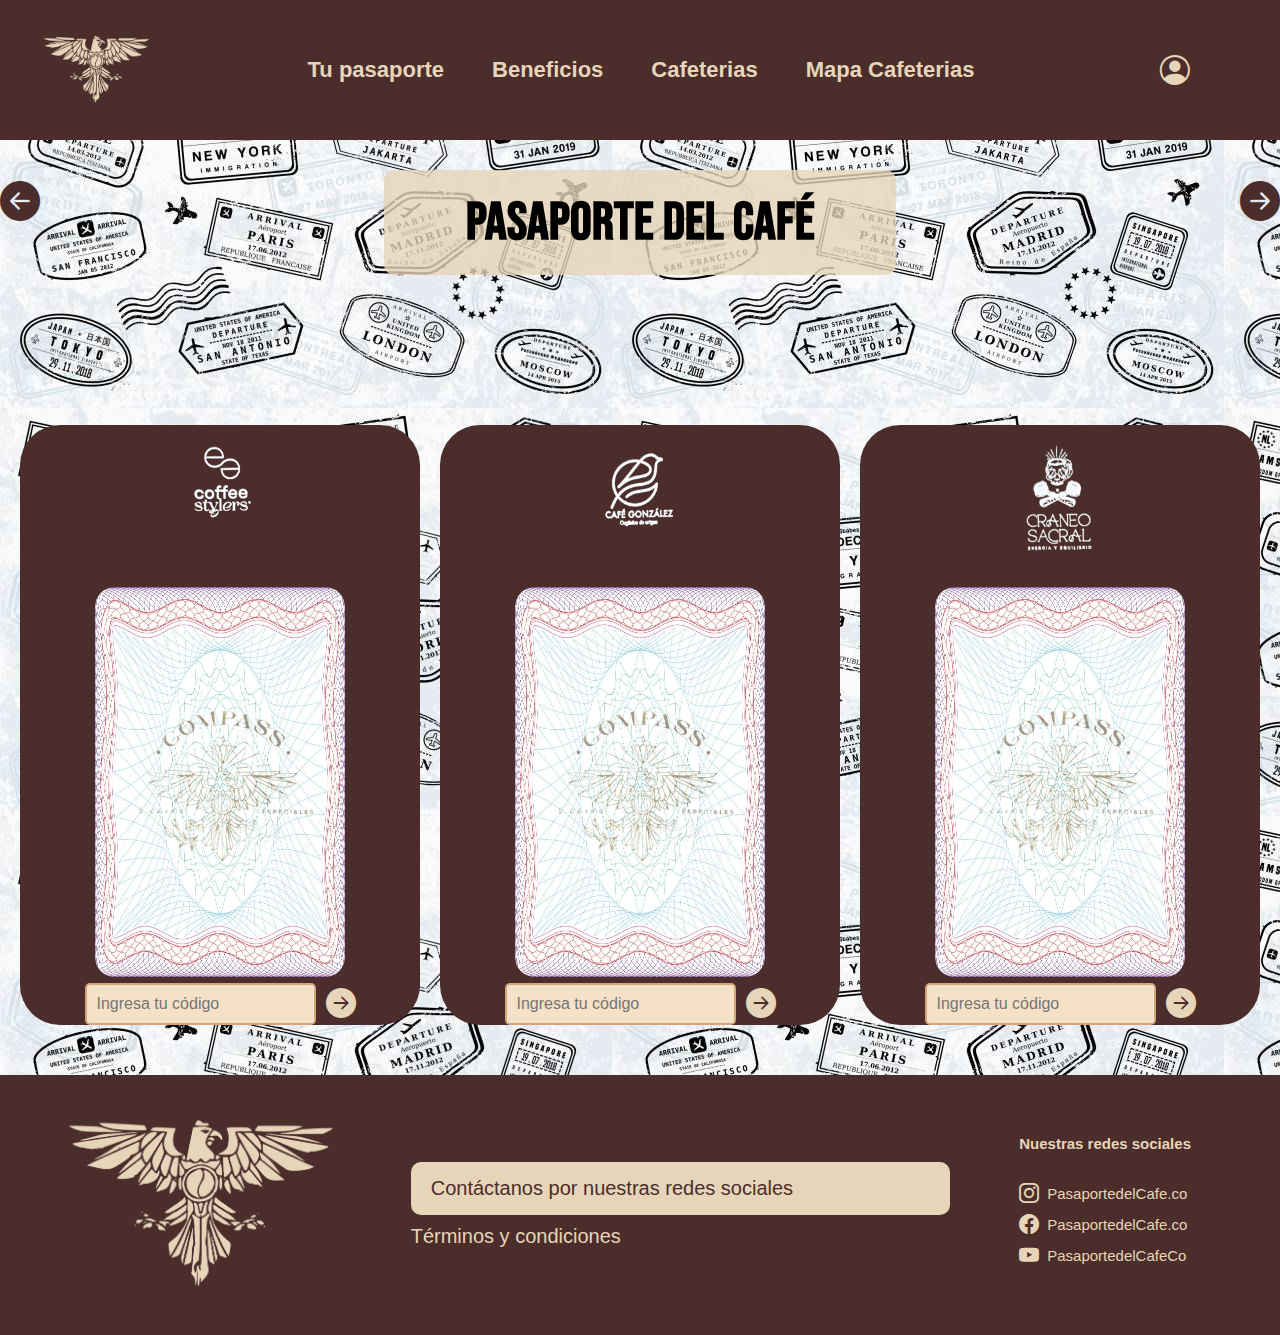
<file: pasaporte.html>
<!DOCTYPE html>
<html lang="en">

<head>
    <meta charset="UTF-8">
    <meta name="viewport" content="width=device-width, initial-scale=1.0">
    <link rel="stylesheet" href="https://cdn.jsdelivr.net/npm/bootstrap-icons@1.11.3/font/bootstrap-icons.min.css">
    <link href="https://fonts.googleapis.com/css2?family=Bebas+Neue&display=swap" rel="stylesheet">
    <link rel="stylesheet" href="styles.css">
    <title>Tu pasaporte</title>

</head>

<!-- HEADER -->

<body class="fondosellos"><!-- FONDO DE LA PAGINA-->
    <header>
        <a href="index.html" class="logo">

            <img src="Imagenes/Logo.png" alt="Logo pasaporte del café">

        </a>

        <nav class="menu">
            <ul>
                <li><a href="pasaporte.html" class="nav-link">Tu pasaporte</a></li>
                <li><a href="Beneficios.html" class="nav-link">Beneficios</a></li>
                <li><a href="Cafeterias.html" class="nav-link">Cafeterias</a></li>
                <li><a href="Mapa.html" class="nav-link">Mapa Cafeterias</a></li>
            </ul>
        </nav>


        <a href="Usuario.html" class="usuario">
            <i class="bi bi-person-circle"></i>
        </a>


        <i class="bi bi-list" id="hamburguesa"></i>

    </header>


    <div class="flechaspasaporte">
        <a href="#" id="flechaIzquierda">
            <i class="bi bi-arrow-left-circle-fill"></i>
        </a>
        <a href="#" id="flechaDerecha">
            <i class="bi bi-arrow-right-circle-fill"></i>
        </a>

    </div>


    

       <!-- TITULO DE LA PAGINA-->
    <div class="textopasaporte">
        <h2>Pasaporte del Café</h2>
    </div>


    <!-- EMPIEZA EL SLIDER-->
    <div class="contenedor-scroll">
        <div id="contenedorgeneral"> <!-- CONTENEDOR DEL SLIDER-->



            <!-- CONTENEDOR CAFÉ COFFEE STYLERS-->
            <div class="carrusel-item" data-codigo="1234">

                <div class="logocafe" id="cafeuno">
                    <img src="Imagenes/carruselpasaporte/coffeestylers.png" alt="Logo coffee stylers"class="logoscafes">
                </div>

                <div class="paginapasaporte">

                    <div class="paginascarrusel" id="primera">
                        <img src="Imagenes/carruselpasaporte/fondopasaporte.jpg" alt="Hoja pasaporte"
                            class="fondo-pasaporte">
                        <img src="Imagenes/carruselpasaporte/compassfondo.png" alt="compass logo" class="fondo-compass">
                        <img id="selloImagen" src="Imagenes/carruselpasaporte/sellocoffeestylers.png" alt="sello"
                            class="sello" style="display: none;">
                    </div>



                </div>

                <div class="contenedor-codigo">
                    <input type="text" id="codigoInput" placeholder="Ingresa tu código">
                    <button onclick="validarCodigo()" class="icono-boton">
                        <i class="bi bi-arrow-right-circle-fill"></i>
                    </button>
                    
                </div>
                <div class="contenedor-estrellas estrellas-container" style="display: none;">
                    <span class="estrella">★</span>
                    <span class="estrella">★</span>
                    <span class="estrella">★</span>
                    <span class="estrella">★</span>
                    <span class="estrella">★</span>
                  </div>
            </div>



            <!-- CONTENEDOR CAFÉ GONZALEZ-->
            <div class="carrusel-item" data-codigo="5678">

                <div class="logocafe" id="cafeuno">
                    <img src="Imagenes/carruselpasaporte/cafegonzalez.png" alt="Logo cafegonzalez"class="logoscafes">
                </div>

                <div class="paginapasaporte">

                    <div class="paginascarrusel" id="primera">
                        <img src="Imagenes/carruselpasaporte/fondopasaporte.jpg" alt="Hoja pasaporte"
                            class="fondo-pasaporte">
                        <img src="Imagenes/carruselpasaporte/compassfondo.png" alt="compass logo" class="fondo-compass">
                        <img id="selloImagen" src="Imagenes/carruselpasaporte/cafegonzalezsello.png" alt="sello"
                            class="sello" style="display: none;">
                    </div>



                </div>

                <div class="contenedor-codigo">
                    <input type="text" id="codigoInput" placeholder="Ingresa tu código">
                    <button onclick="validarCodigo()" class="icono-boton">
                        <i class="bi bi-arrow-right-circle-fill"></i>
                    </button>
                </div>
                <div class="contenedor-estrellas estrellas-container" style="display: none;">
                    <span class="estrella">★</span>
                    <span class="estrella">★</span>
                    <span class="estrella">★</span>
                    <span class="estrella">★</span>
                    <span class="estrella">★</span>
                  </div>
            </div>


            <!-- CONTENEDOR CRANEO SACRAL-->
            <div class="carrusel-item" data-codigo="9101112">

                <div class="logocafe" id="cafeuno">
                    <img src="Imagenes/carruselpasaporte/craneosacral.png" alt="Logo craneo sacral"
                    class="logoscafes">
                </div>

                <div class="paginapasaporte">

                    <div class="paginascarrusel" id="primera">
                        <img src="Imagenes/carruselpasaporte/fondopasaporte.jpg" alt="Hoja pasaporte"
                            class="fondo-pasaporte">
                        <img src="Imagenes/carruselpasaporte/compassfondo.png" alt="compass logo" class="fondo-compass">
                        <img id="selloImagen" src="Imagenes/carruselpasaporte/craneosacralsello.png" alt="sello"
                            class="sello" style="display: none;">
                    </div>



                </div>

                <div class="contenedor-codigo">
                    <input type="text" id="codigoInput" placeholder="Ingresa tu código">
                    <button onclick="validarCodigo()" class="icono-boton">
                        <i class="bi bi-arrow-right-circle-fill"></i>
                    </button>
                </div>
                <div class="contenedor-estrellas estrellas-container" style="display: none;">
                    <span class="estrella">★</span>
                    <span class="estrella">★</span>
                    <span class="estrella">★</span>
                    <span class="estrella">★</span>
                    <span class="estrella">★</span>
                  </div>
            </div>


            <!-- CONTENEDOR ENAMORADOS-->
            <div class="carrusel-item" data-codigo="13141516">

                <div class="logocafe" id="cafeuno">
                    <img src="Imagenes/carruselpasaporte/enamorados.png" alt="Logo coffee stylers"class="logoscafes">
                </div>

                <div class="paginapasaporte">

                    <div class="paginascarrusel" id="primera">
                        <img src="Imagenes/carruselpasaporte/fondopasaporte.jpg" alt="Hoja pasaporte"
                            class="fondo-pasaporte">
                        <img src="Imagenes/carruselpasaporte/compassfondo.png" alt="compass logo" class="fondo-compass">
                        <img id="selloImagen" src="Imagenes/carruselpasaporte/enamoradossello.png" alt="sello"
                            class="sello" style="display: none;">
                    </div>



                </div>

                <div class="contenedor-codigo">
                    <input type="text" id="codigoInput" placeholder="Ingresa tu código">
                    <button onclick="validarCodigo()" class="icono-boton">
                        <i class="bi bi-arrow-right-circle-fill"></i>
                    </button>
                </div>
                <div class="contenedor-estrellas estrellas-container" style="display: none;">
                    <span class="estrella">★</span>
                    <span class="estrella">★</span>
                    <span class="estrella">★</span>
                    <span class="estrella">★</span>
                    <span class="estrella">★</span>
                  </div>
            </div>


            <!-- CONTENEDOR CAFE DEL MERCADO-->
            <div class="carrusel-item" data-codigo="17181920">

                <div class="logocafe" id="cafeuno">
                    <img src="Imagenes/carruselpasaporte/cafedelmercado.png" alt="Logo enamorados"class="logoscafes">
                </div>

                <div class="paginapasaporte">

                    <div class="paginascarrusel" id="primera">
                        <img src="Imagenes/carruselpasaporte/fondopasaporte.jpg" alt="Hoja pasaporte"
                            class="fondo-pasaporte">
                        <img src="Imagenes/carruselpasaporte/compassfondo.png" alt="compass logo" class="fondo-compass">
                        <img id="selloImagen" src="Imagenes/carruselpasaporte/sellocafedelmercado.png" alt="sello"
                            class="sello" style="display: none;">
                    </div>



                </div>

                <div class="contenedor-codigo">
                    <input type="text" id="codigoInput" placeholder="Ingresa tu código">
                    <button onclick="validarCodigo()" class="icono-boton">
                        <i class="bi bi-arrow-right-circle-fill"></i>
                    </button>
                </div>
                <div class="contenedor-estrellas estrellas-container" style="display: none;">
                    <span class="estrella">★</span>
                    <span class="estrella">★</span>
                    <span class="estrella">★</span>
                    <span class="estrella">★</span>
                    <span class="estrella">★</span>
                  </div>
            </div>





            <!-- CONTENEDOR LOS AMANTES DEL CAFE-->
            <div class="carrusel-item" data-codigo="21222324">

                <div class="logocafe" id="cafeuno">
                    <img src="Imagenes/carruselpasaporte/losamantesdelcafe.png" alt="Logo enamorados"class="logoscafes">
                </div>

                <div class="paginapasaporte">

                    <div class="paginascarrusel" id="primera">
                        <img src="Imagenes/carruselpasaporte/fondopasaporte.jpg" alt="Hoja pasaporte"
                            class="fondo-pasaporte">
                        <img src="Imagenes/carruselpasaporte/compassfondo.png" alt="compass logo" class="fondo-compass">
                        <img id="selloImagen" src="Imagenes/carruselpasaporte/sellolosamantesdelcafe.png" alt="sello"
                            class="sello" style="display: none;">
                    </div>



                </div>

                <div class="contenedor-codigo">
                    <input type="text" id="codigoInput" placeholder="Ingresa tu código">
                    <button onclick="validarCodigo()" class="icono-boton">
                        <i class="bi bi-arrow-right-circle-fill"></i>
                    </button>
                </div>
                <div class="contenedor-estrellas estrellas-container" style="display: none;">
                    <span class="estrella">★</span>
                    <span class="estrella">★</span>
                    <span class="estrella">★</span>
                    <span class="estrella">★</span>
                    <span class="estrella">★</span>
                  </div>
            </div>





            <!-- CONTENEDOR LA TINTERIA-->
            <div class="carrusel-item" data-codigo="25262728">

                <div class="logocafe" id="cafeuno">
                    <img src="Imagenes/carruselpasaporte/latinteria.png" alt="Logo La tinteria"class="logoscafes">
                </div>

                <div class="paginapasaporte">

                    <div class="paginascarrusel" id="primera">
                        <img src="Imagenes/carruselpasaporte/fondopasaporte.jpg" alt="Hoja pasaporte"
                            class="fondo-pasaporte">
                        <img src="Imagenes/carruselpasaporte/compassfondo.png" alt="compass logo" class="fondo-compass">
                        <img id="selloImagen" src="Imagenes/carruselpasaporte/latinteriasello.jpeg" alt="sello"
                            class="sello" style="display: none;">
                    </div>



                </div>

                <div class="contenedor-codigo">
                    <input type="text" id="codigoInput" placeholder="Ingresa tu código">
                    <button onclick="validarCodigo()" class="icono-boton">
                        <i class="bi bi-arrow-right-circle-fill"></i>
                    </button>
                </div>
                <div class="contenedor-estrellas estrellas-container" style="display: none;">
                    <span class="estrella">★</span>
                    <span class="estrella">★</span>
                    <span class="estrella">★</span>
                    <span class="estrella">★</span>
                    <span class="estrella">★</span>
                  </div>
            </div>





            <!-- CONTENEDOR VRONX60-->
            <div class="carrusel-item" data-codigo="29303132">

                <div class="logocafe" id="cafeuno">
                    <img src="Imagenes/carruselpasaporte/vronx.png" alt="Logo Vronx"class="logoscafes">
                </div>

                <div class="paginapasaporte">

                    <div class="paginascarrusel" id="primera">
                        <img src="Imagenes/carruselpasaporte/fondopasaporte.jpg" alt="Hoja pasaporte"
                            class="fondo-pasaporte">
                        <img src="Imagenes/carruselpasaporte/compassfondo.png" alt="compass logo" class="fondo-compass">
                        <img id="selloImagen" src="Imagenes/carruselpasaporte/sellovronx.png" alt="sello" class="sello"
                            style="display: none;">
                    </div>



                </div>

                <div class="contenedor-codigo">
                    <input type="text" id="codigoInput" placeholder="Ingresa tu código">
                    <button onclick="validarCodigo()" class="icono-boton">
                        <i class="bi bi-arrow-right-circle-fill"></i>
                    </button>
                </div>
                <div class="contenedor-estrellas estrellas-container" style="display: none;">
                    <span class="estrella">★</span>
                    <span class="estrella">★</span>
                    <span class="estrella">★</span>
                    <span class="estrella">★</span>
                    <span class="estrella">★</span>
                  </div>
            </div>









            <!-- CONTENEDOR QUIPILE-->
            <div class="carrusel-item" data-codigo="33343536">

                <div class="logocafe" id="cafeuno">
                    <img src="Imagenes/carruselpasaporte/quipile.png" alt="Logo quipile"class="logoscafes">
                </div>

                <div class="paginapasaporte">

                    <div class="paginascarrusel" id="primera">
                        <img src="Imagenes/carruselpasaporte/fondopasaporte.jpg" alt="Hoja pasaporte"
                            class="fondo-pasaporte">
                        <img src="Imagenes/carruselpasaporte/compassfondo.png" alt="compass logo" class="fondo-compass">
                        <img id="selloImagen" src="Imagenes/carruselpasaporte/selloquipile.png" alt="sello"
                            class="sello" style="display: none;">
                    </div>



                </div>

                <div class="contenedor-codigo">
                    <input type="text" id="codigoInput" placeholder="Ingresa tu código">
                    <button onclick="validarCodigo()" class="icono-boton">
                        <i class="bi bi-arrow-right-circle-fill"></i>
                    </button>
                </div>
                <div class="contenedor-estrellas estrellas-container" style="display: none;">
                    <span class="estrella">★</span>
                    <span class="estrella">★</span>
                    <span class="estrella">★</span>
                    <span class="estrella">★</span>
                    <span class="estrella">★</span>
                  </div>
            </div>






            <!-- CONTENEDOR CAFE RACER-->
            <div class="carrusel-item" data-codigo="37383940">

                <div class="logocafe" id="cafeuno">
                    <img src="Imagenes/carruselpasaporte/racer.png" alt="Logo Racer"class="logoscafes">
                </div>

                <div class="paginapasaporte">

                    <div class="paginascarrusel" id="primera">
                        <img src="Imagenes/carruselpasaporte/fondopasaporte.jpg" alt="Hoja pasaporte"
                            class="fondo-pasaporte">
                        <img src="Imagenes/carruselpasaporte/compassfondo.png" alt="compass logo" class="fondo-compass">
                        <img id="selloImagen" src="Imagenes/carruselpasaporte/selloracer.png" alt="sello" class="sello"
                            style="display: none;">
                    </div>



                </div>

                <div class="contenedor-codigo">
                    <input type="text" id="codigoInput" placeholder="Ingresa tu código">
                    <button onclick="validarCodigo()" class="icono-boton">
                        <i class="bi bi-arrow-right-circle-fill"></i>
                    </button>
                </div>
                <div class="contenedor-estrellas estrellas-container" style="display: none;">
                    <span class="estrella">★</span>
                    <span class="estrella">★</span>
                    <span class="estrella">★</span>
                    <span class="estrella">★</span>
                    <span class="estrella">★</span>
                  </div>
            </div>





            <!-- CONTENEDOR NIEBLA-->
            <div class="carrusel-item" data-codigo="41424344">

                <div class="logocafe" id="cafeuno">
                    <img src="Imagenes/carruselpasaporte/niebla.png" alt="Logo Niebla"class="logoscafes">
                </div>

                <div class="paginapasaporte">

                    <div class="paginascarrusel" id="primera">
                        <img src="Imagenes/carruselpasaporte/fondopasaporte.jpg" alt="Hoja pasaporte"
                            class="fondo-pasaporte">
                        <img src="Imagenes/carruselpasaporte/compassfondo.png" alt="compass logo" class="fondo-compass">
                        <img id="selloImagen" src="Imagenes/carruselpasaporte/selloniebla.png" alt="sello" class="sello"
                            style="display: none;">
                    </div>



                </div>

                <div class="contenedor-codigo">
                    <input type="text" id="codigoInput" placeholder="Ingresa tu código">
                    <button onclick="validarCodigo()" class="icono-boton">
                        <i class="bi bi-arrow-right-circle-fill"></i>
                    </button>
                </div>
                <div class="contenedor-estrellas estrellas-container" style="display: none;">
                    <span class="estrella">★</span>
                    <span class="estrella">★</span>
                    <span class="estrella">★</span>
                    <span class="estrella">★</span>
                    <span class="estrella">★</span>
                  </div>
            </div>






            <!-- CONTENEDOR JAGUAR-->
            <div class="carrusel-item" data-codigo="45464748">

                <div class="logocafe" id="cafeuno">
                    <img src="Imagenes/carruselpasaporte/jaguar.png" alt="Logo jaguar" class="logoscafes">
                </div>

                <div class="paginapasaporte">

                    <div class="paginascarrusel" id="primera">
                        <img src="Imagenes/carruselpasaporte/fondopasaporte.jpg" alt="Hoja pasaporte"
                            class="fondo-pasaporte">
                        <img src="Imagenes/carruselpasaporte/compassfondo.png" alt="compass logo" class="fondo-compass">
                        <img id="selloImagen" src="Imagenes/carruselpasaporte/sellojaguar.png" alt="sello" class="sello"
                            style="display: none;">
                    </div>



                </div>

                <div class="contenedor-codigo">
                    <input type="text" id="codigoInput" placeholder="Ingresa tu código">
                    <button onclick="validarCodigo()" class="icono-boton">
                        <i class="bi bi-arrow-right-circle-fill"></i>
                    </button>
                </div>
                <div class="contenedor-estrellas estrellas-container" style="display: none;">
                    <span class="estrella">★</span>
                    <span class="estrella">★</span>
                    <span class="estrella">★</span>
                    <span class="estrella">★</span>
                    <span class="estrella">★</span>
                  </div>
            </div>






            <!-- CONTENEDOR AGUITA NEGRA-->
            <div class="carrusel-item" data-codigo="49505152">

                <div class="logocafe" id="cafeuno">
                    <img src="Imagenes/carruselpasaporte/aguitanegra.png" alt="Logo Aguita Negra"class="logoscafes">
                </div>

                <div class="paginapasaporte">

                    <div class="paginascarrusel" id="primera">
                        <img src="Imagenes/carruselpasaporte/fondopasaporte.jpg" alt="Hoja pasaporte"
                            class="fondo-pasaporte">
                        <img src="Imagenes/carruselpasaporte/compassfondo.png" alt="compass logo" class="fondo-compass">
                        <img id="selloImagen" src="Imagenes/carruselpasaporte/selloaguitanegra.png" alt="sello"
                            class="sello" style="display: none;">
                    </div>



                </div>

                <div class="contenedor-codigo">
                    <input type="text" id="codigoInput" placeholder="Ingresa tu código">
                    <button onclick="validarCodigo()" class="icono-boton">
                        <i class="bi bi-arrow-right-circle-fill"></i>
                    </button>
                </div>
                <div class="contenedor-estrellas estrellas-container" style="display: none;">
                    <span class="estrella">★</span>
                    <span class="estrella">★</span>
                    <span class="estrella">★</span>
                    <span class="estrella">★</span>
                    <span class="estrella">★</span>
                  </div>

            </div>


            



        </div>
    </div>




    <footer class="footer">
        <div class="footer-logo">
            <a href="index.html" class="logo">
                <img src="Imagenes/Logo.png" alt="Logo pasaporte del café">
            </a>
        </div>
    
        <div class="footer-info">
            <div class="footer-card">
                <a href="#" class="footer-btn">Contáctanos por nuestras redes sociales</a>
            </div>
            <p class="footer-terminos"><a href="terminos.html">Términos y condiciones</a></p>
        </div>
    
        <div class="footer-redes">
            <p class="footer-titulo">Nuestras redes sociales</p>
            <ul>
                <li><i class="bi bi-instagram"></i> PasaportedelCafe.co</li>
                <li><i class="bi bi-facebook"></i> PasaportedelCafe.co</li>
                <li><i class="bi bi-youtube"></i> PasaportedelCafeCo</li>
            </ul>
        </div>
    </footer>










    <script src="pasaporte.js"></script>
</body>

</html>
</file>
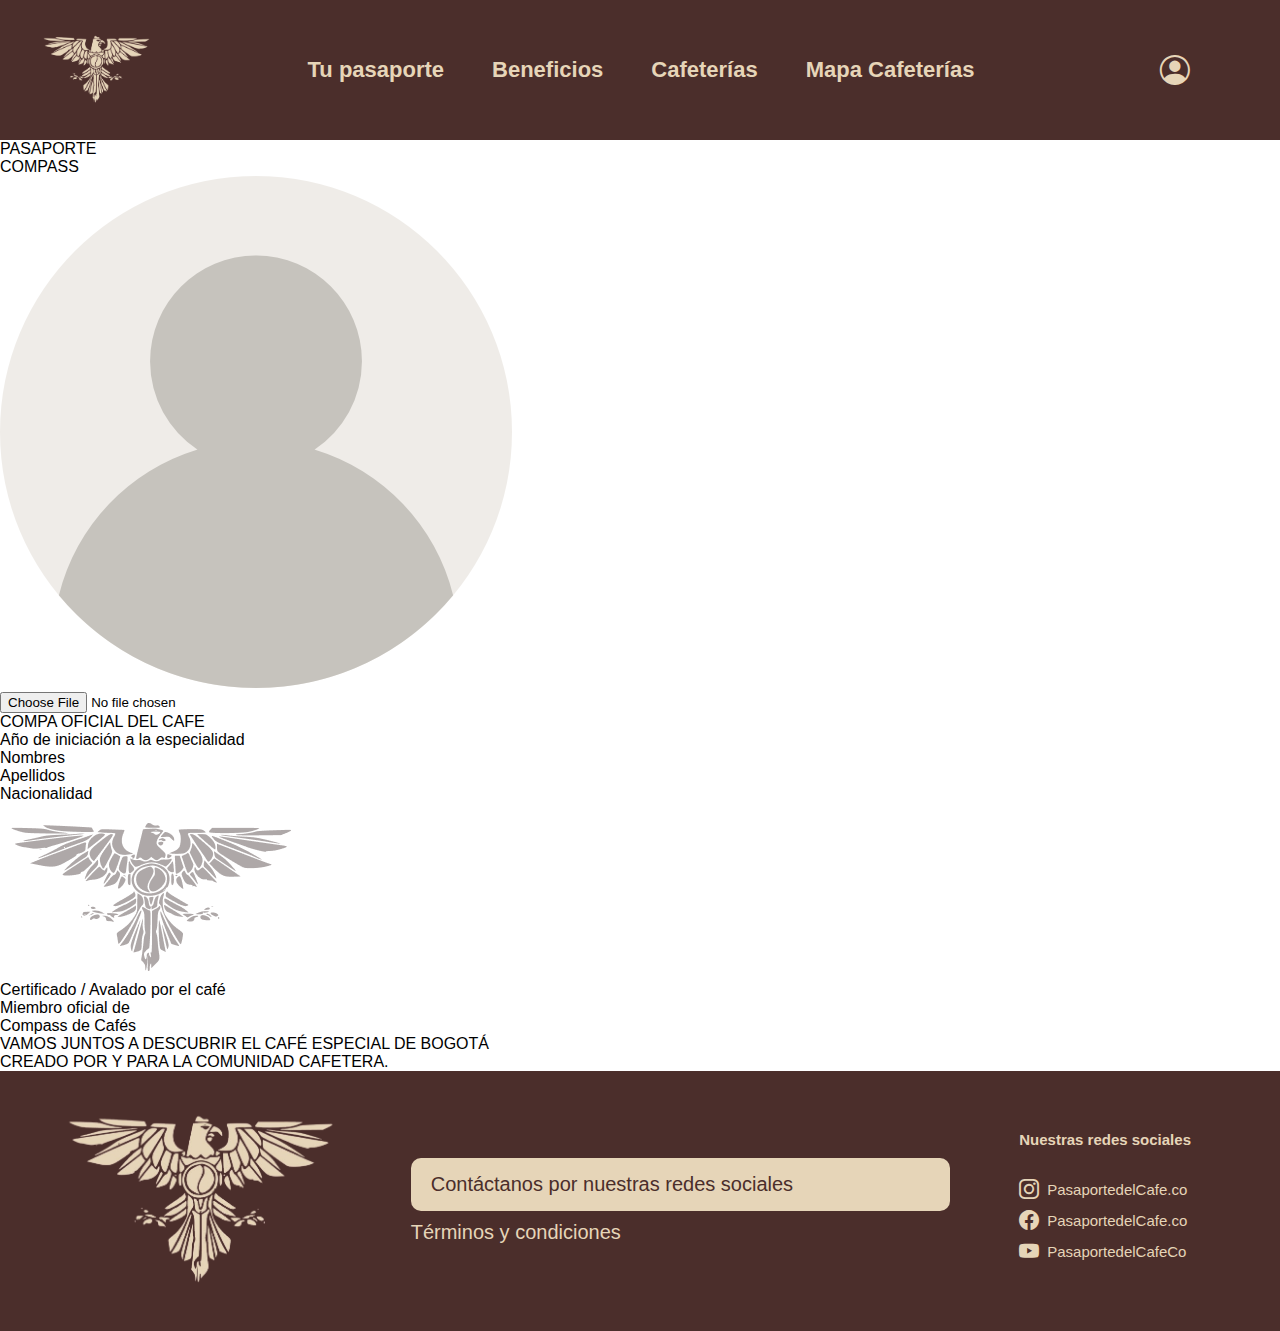
<file: perfil.html>
<!DOCTYPE html>
<html lang="es">
<head>
  <meta charset="UTF-8" />
  <meta name="viewport" content="width=device-width, initial-scale=1.0" />
  <title>Perfil de Usuario</title>
  <link rel="stylesheet" href="styles.css" />
  <link rel="stylesheet" href="https://cdn.jsdelivr.net/npm/bootstrap-icons@1.11.3/font/bootstrap-icons.min.css" />
  <link href="https://fonts.googleapis.com/css2?family=Inria+Serif&display=swap" rel="stylesheet">
</head>

<header>
  <a href="index.html" class="logo">
    <img src="Imagenes/Logo.png" alt="Logo pasaporte del café" />
  </a>

  <nav class="menu">
    <ul>
      <li><a href="pasaporte.html" class="nav-link">Tu pasaporte</a></li>
      <li><a href="Beneficios.html" class="nav-link">Beneficios</a></li>
      <li><a href="Cafeterias.html" class="nav-link">Cafeterías</a></li>
      <li><a href="Mapa.html" class="nav-link">Mapa Cafeterías</a></li>
    </ul>
  </nav>

  <a href="perfil.html" class="usuario">
    <i class="bi bi-person-circle"></i>
  </a>

  <i class="bi bi-list" id="hamburguesa"></i>
</header>

<body>
    <div class="perfil-contenedor">

  <div class="pasaporte">
    <!-- Columna izquierda -->
    <div class="columna columna-perfil">
     <p class="titulo">PASAPORTE<br>COMPASS</p>
    <div class="carnet">
    <img id="preview" src="Imagenes/perfil.png" alt="Foto de perfil">
    </div>
    <input type="file" id="inputFoto" accept="image/*">
</div>

    <!-- Columna central -->
    <div class="columna">
      <p class="titulo">COMPA OFICIAL DEL CAFE</p>
      <div class="campo">
        <label>Año de iniciación a la especialidad</label>
      </div>
      <div class="campo">
        <label>Nombres</label>
        <div class="linea"><span id="nombreUsuario"></span></div>
      </div>
      <div class="campo">
        <label>Apellidos</label>
        <div class="linea"><span id="Apellidos"></span></div>
      </div>
      <div class="campo">
        <label>Nacionalidad</label>
        <div class="linea"></div>
      </div>
    
    </div>

    <!-- Columna derecha -->
    <div class="columna">
      <div class="campo">
      </div>
       <img src="Imagenes/Ave.PNG" alt="Ave" class="fondo-ave">
      <div class="campo">
        <p>Certificado / Avalado por el café</p>
        <p class="resaltado">Miembro oficial de</p>
        <p class="resaltado">Compass de Cafés</p>
      </div>
    </div>
  </div>

  <div class="texto-final">
    <p>VAMOS JUNTOS A DESCUBRIR EL CAFÉ ESPECIAL DE BOGOTÁ</p>
    <p><span class="resaltado">CREADO POR Y PARA LA COMUNIDAD CAFETERA.</span></p>
  </div>

</div>
<script>
  const inputFoto = document.getElementById('inputFoto');
  const preview = document.getElementById('preview');

  inputFoto.addEventListener('change', function () {
    const archivo = this.files[0];
    if (archivo) {
      const lector = new FileReader();
      lector.onload = function (e) {
        preview.src = e.target.result;
      };
      lector.readAsDataURL(archivo);
    }
  });
</script>
</body>
<footer class="footer">
    <div class="footer-logo">
        <a href="index.html" class="logo">
            <img src="Imagenes/Logo.png" alt="Logo pasaporte del café">
        </a>
    </div>

    <div class="footer-info">
        <div class="footer-card">
            <a href="#" class="footer-btn">Contáctanos por nuestras redes sociales</a>
        </div>
        <p class="footer-terminos"><a href="terminos.html">Términos y condiciones</a></p>
    </div>

    <div class="footer-redes">
        <p class="footer-titulo">Nuestras redes sociales</p>
        <ul>
            <li><i class="bi bi-instagram"></i> PasaportedelCafe.co</li>
            <li><i class="bi bi-facebook"></i> PasaportedelCafe.co</li>
            <li><i class="bi bi-youtube"></i> PasaportedelCafeCo</li>
        </ul>
    </div>
</footer>
</html>
</file>
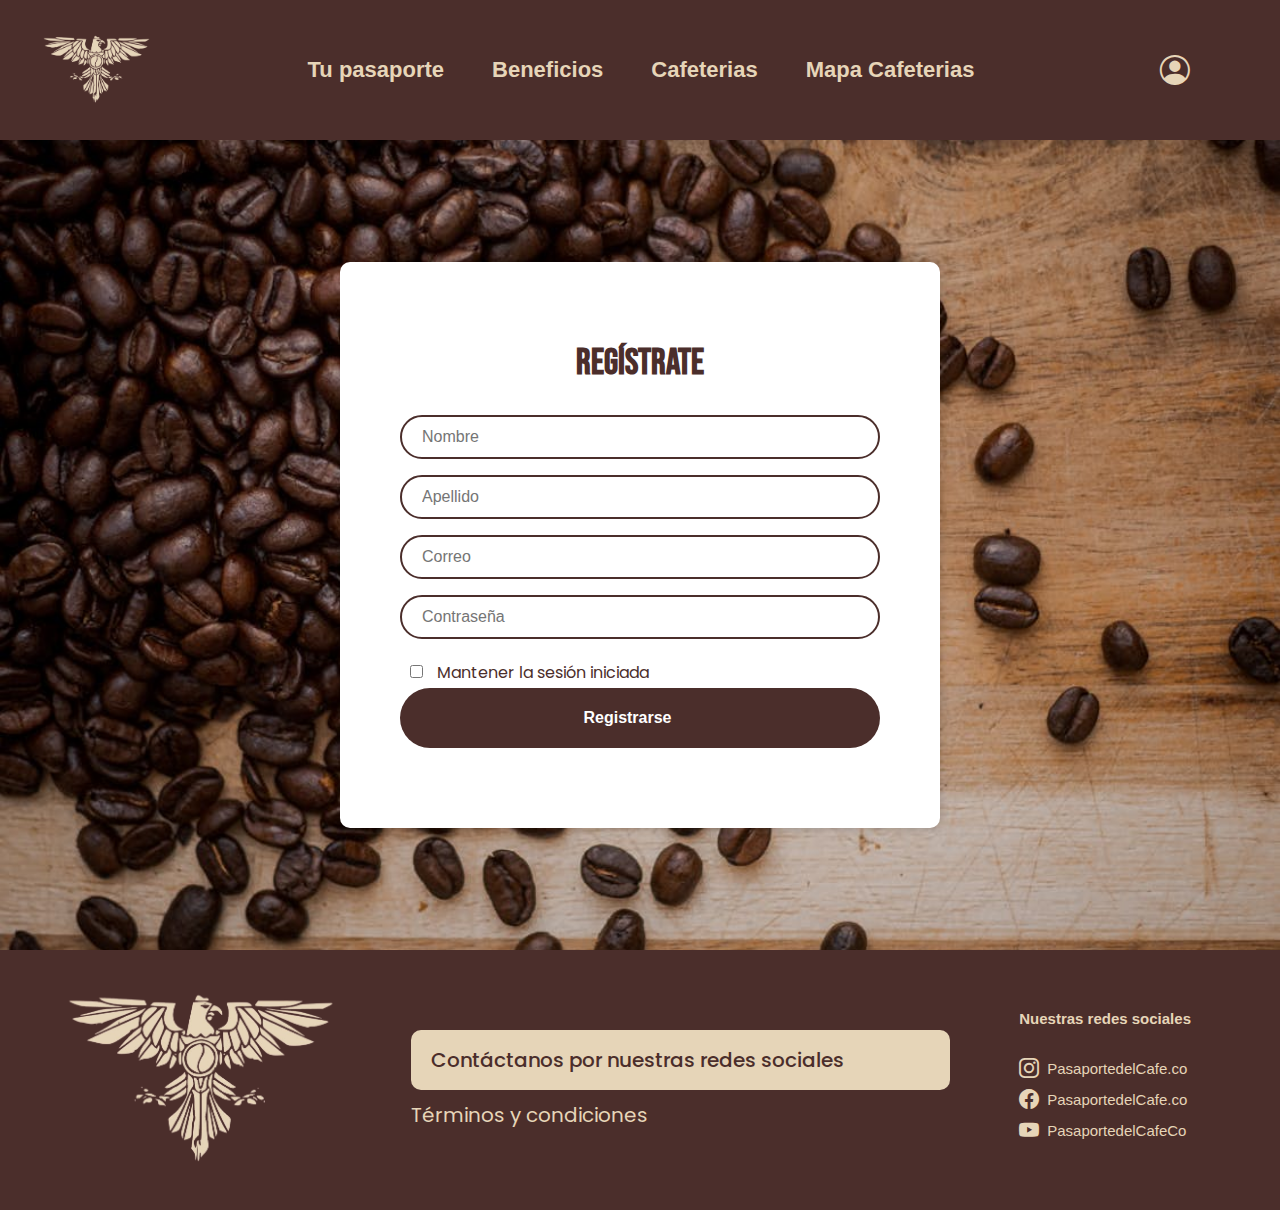
<file: Registro.html>
<!DOCTYPE html>
<html lang="en">
<head>
    <meta charset="UTF-8">
    <meta name="viewport" content="width=device-width, initial-scale=1.0">
    <link href="https://fonts.googleapis.com/css2?family=Poppins:wght@300;400;600&display=swap" rel="stylesheet">
    <link href="https://fonts.googleapis.com/css2?family=Bebas+Neue&display=swap" rel="stylesheet">
    <link rel="stylesheet" href="styles.css">
    <title>Registro</title>
    <link rel="stylesheet" href="https://cdn.jsdelivr.net/npm/bootstrap-icons@1.11.3/font/bootstrap-icons.min.css">
</head>
<body>

    <header>
        <a href="index.html" class="logo">

            <img src="Imagenes/Logo.png" alt="Logo pasaporte del café">

        </a>

        <nav class="menu">
            <ul>
                <li><a href="pasaporte.html" class="nav-link">Tu pasaporte</a></li>
                <li><a href="Beneficios.html" class="nav-link">Beneficios</a></li>
                <li><a href="Cafeterias.html" class="nav-link">Cafeterias</a></li>
                <li><a href="Mapa.html" class="nav-link">Mapa Cafeterias</a></li>
            </ul>
        </nav>


        <a href="Usuario.html" class="usuario">
            <i class="bi bi-person-circle"></i>
        </a>


        <i class="bi bi-list" id="hamburguesa"></i>

    </header>
<div class="Cont_registro">
    <div class="registro">
        <form action="">
            <h1 class="registrate">Regístrate</h1>
            <div class="caja_registro">
                <input type="text" placeholder="Nombre" required>
            </div>
            <div class="caja_registro">
                <input type="text" placeholder="Apellido" required>
            </div>
            <div class="caja_registro">
                <input type="email" placeholder="Correo" required>
            </div>
            <div class="caja_registro">
                <input type="password" placeholder="Contraseña" required>
            </div>
            <div class="mante_sesion">
                <label><input type="checkbox"> Mantener la sesión iniciada</label>
            </div>
            <button type="submit" class="btn_registro">Registrarse</button>
    
        </form>
    </div>
</div>

<script src="Mapa.js"></script> <!-- Para Hamburguesa -->

<footer class="footer">
    <div class="footer-logo">
        <a href="index.html" class="logo">
            <img src="Imagenes/Logo.png" alt="Logo pasaporte del café">
        </a>
    </div>

    <div class="footer-info">
        <div class="footer-card">
            <a href="#" class="footer-btn">Contáctanos por nuestras redes sociales</a>
        </div>
        <p class="footer-terminos"><a href="terminos.html">Términos y condiciones</a></p>
    </div>

    <div class="footer-redes">
        <p class="footer-titulo">Nuestras redes sociales</p>
        <ul>
            <li><i class="bi bi-instagram"></i> PasaportedelCafe.co</li>
            <li><i class="bi bi-facebook"></i> PasaportedelCafe.co</li>
            <li><i class="bi bi-youtube"></i> PasaportedelCafeCo</li>
        </ul>
    </div>
</footer>

</body>
</html>
</file>
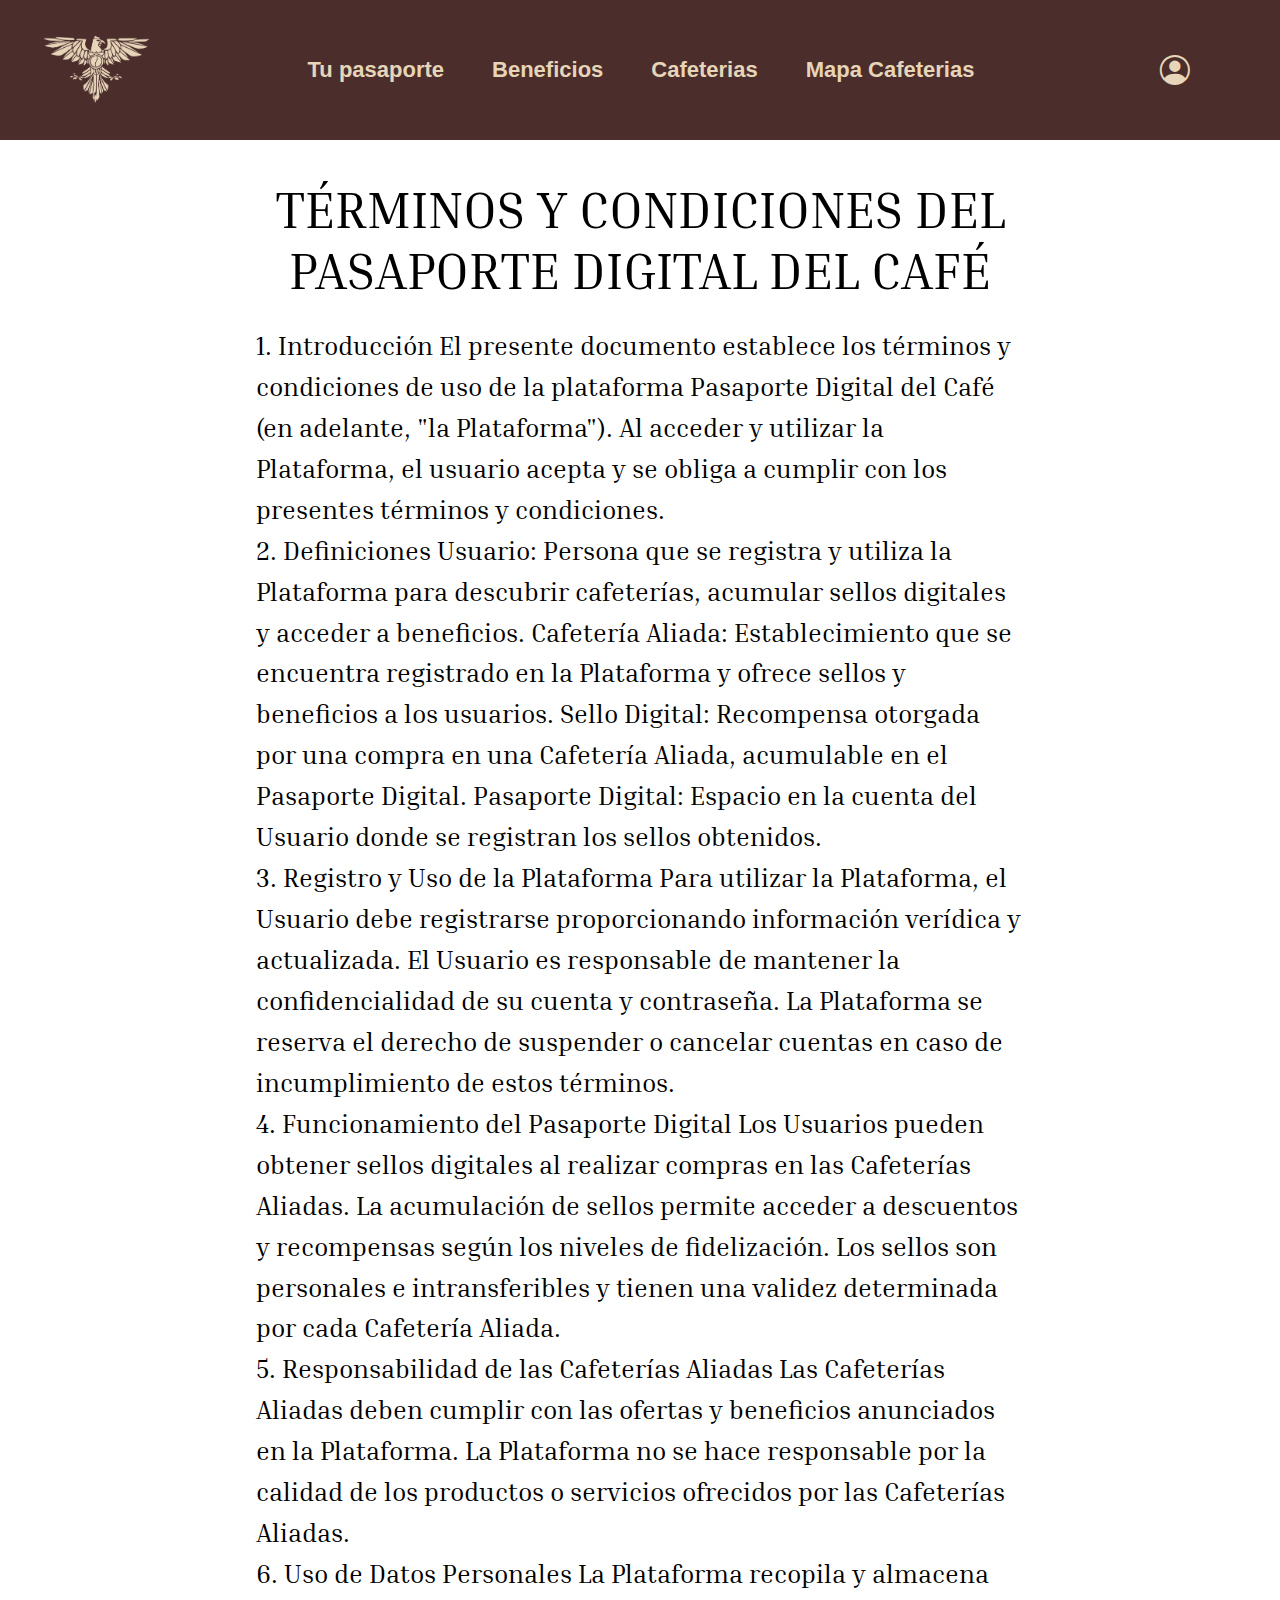
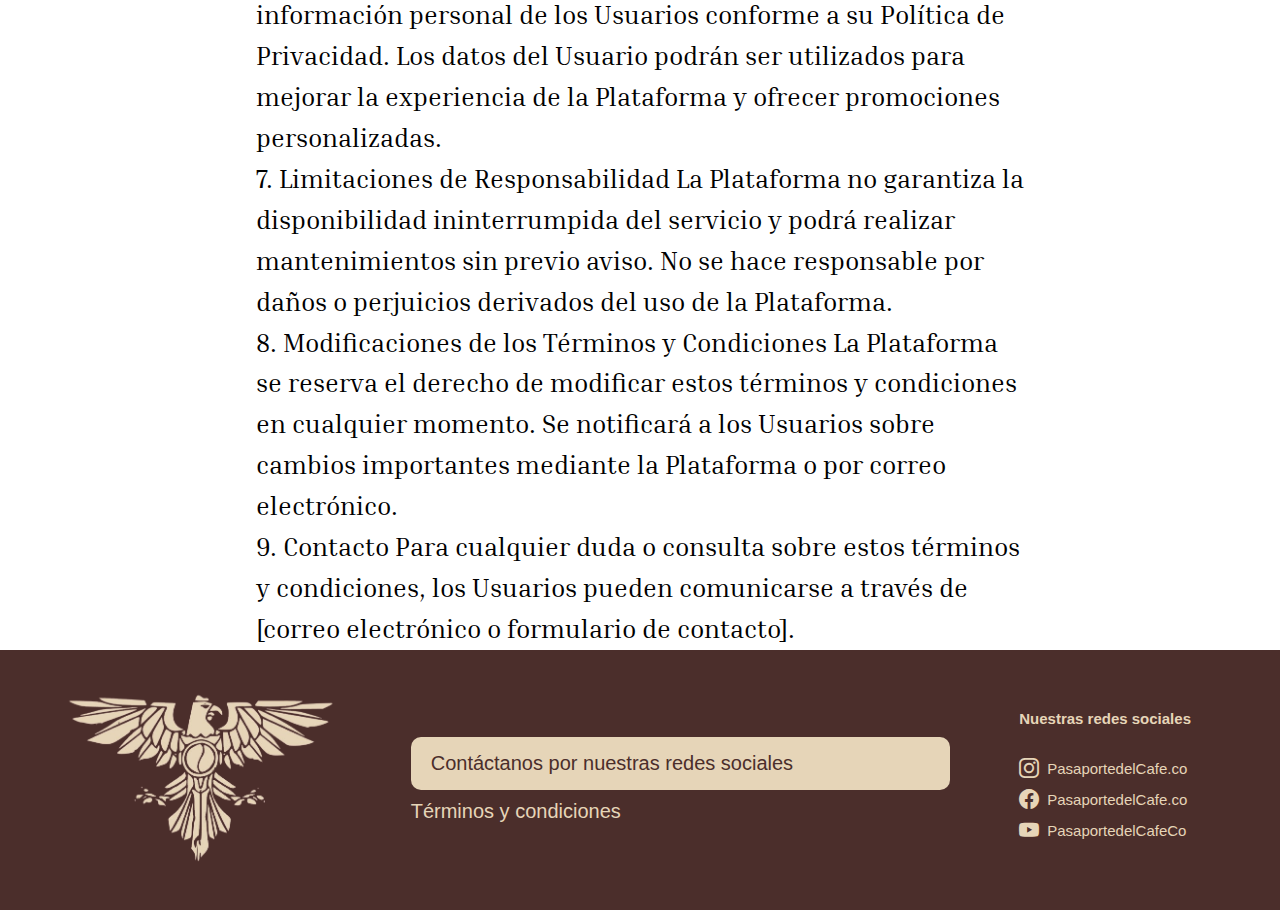
<file: terminos.html>
<!DOCTYPE html>
<html lang="en">
<head>
    <meta charset="UTF-8">
    <meta name="viewport" content="width=device-width, initial-scale=1.0">
    <link rel="stylesheet" href="styles.css">
    <title>Cafeterias</title>
    <link rel="stylesheet" href="https://cdn.jsdelivr.net/npm/bootstrap-icons@1.11.3/font/bootstrap-icons.min.css">
    <link href="https://fonts.googleapis.com/css2?family=Inria+Serif&display=swap" rel="stylesheet">
</head>
<header>
    <a href="index.html" class="logo">

        <img src="Imagenes/Logo.png" alt="Logo pasaporte del café">

    </a>

    <nav class="menu">
        <ul>
            <li><a href="pasaporte.html" class="nav-link">Tu pasaporte</a></li>
            <li><a href="Beneficios.html" class="nav-link">Beneficios</a></li>
            <li><a href="Cafeterias.html" class="nav-link">Cafeterias</a></li>
            <li><a href="Mapa.html" class="nav-link">Mapa Cafeterias</a></li>
        </ul>
    </nav>


    <a href="Usuario.html" class="usuario">
        <i class="bi bi-person-circle"></i>
    </a>


    <i class="bi bi-list" id="hamburguesa"></i>

</header>
<body>

   <!-- Titulo-->
<div id="txt_tituloTerminosc">
    <p>TÉRMINOS Y CONDICIONES DEL<br>PASAPORTE DIGITAL DEL CAFÉ</p>
</div>

<div id="TerminosTXT">
    <p>1. Introducción El presente documento establece los términos y condiciones de uso de la plataforma Pasaporte Digital del Café (en adelante, "la Plataforma"). Al acceder y utilizar la Plataforma, el usuario acepta y se obliga a cumplir con los presentes términos y condiciones.
        <br>
        2. Definiciones
        Usuario: Persona que se registra y utiliza la Plataforma para descubrir cafeterías, acumular sellos digitales y acceder a beneficios.
        Cafetería Aliada: Establecimiento que se encuentra registrado en la Plataforma y ofrece sellos y beneficios a los usuarios.
        Sello Digital: Recompensa otorgada por una compra en una Cafetería Aliada, acumulable en el Pasaporte Digital.
        Pasaporte Digital: Espacio en la cuenta del Usuario donde se registran los sellos obtenidos.
        <br>
        3. Registro y Uso de la Plataforma
        Para utilizar la Plataforma, el Usuario debe registrarse proporcionando información verídica y actualizada.
        El Usuario es responsable de mantener la confidencialidad de su cuenta y contraseña.
        La Plataforma se reserva el derecho de suspender o cancelar cuentas en caso de incumplimiento de estos términos.
        <br>
        4. Funcionamiento del Pasaporte Digital
        Los Usuarios pueden obtener sellos digitales al realizar compras en las Cafeterías Aliadas.
        La acumulación de sellos permite acceder a descuentos y recompensas según los niveles de fidelización.
        Los sellos son personales e intransferibles y tienen una validez determinada por cada Cafetería Aliada.
        <br>
        5. Responsabilidad de las Cafeterías Aliadas
        Las Cafeterías Aliadas deben cumplir con las ofertas y beneficios anunciados en la Plataforma.
        La Plataforma no se hace responsable por la calidad de los productos o servicios ofrecidos por las Cafeterías Aliadas.
        <br>
        6. Uso de Datos Personales
        La Plataforma recopila y almacena información personal de los Usuarios conforme a su Política de Privacidad.
        Los datos del Usuario podrán ser utilizados para mejorar la experiencia de la Plataforma y ofrecer promociones personalizadas.
        <br>
        7. Limitaciones de Responsabilidad
        La Plataforma no garantiza la disponibilidad ininterrumpida del servicio y podrá realizar mantenimientos sin previo aviso.
        No se hace responsable por daños o perjuicios derivados del uso de la Plataforma.
        <br>
        8. Modificaciones de los Términos y Condiciones
        La Plataforma se reserva el derecho de modificar estos términos y condiciones en cualquier momento.
        Se notificará a los Usuarios sobre cambios importantes mediante la Plataforma o por correo electrónico.
        <br>
        9. Contacto Para cualquier duda o consulta sobre estos términos y condiciones, los Usuarios pueden comunicarse a través de [correo electrónico o formulario de contacto].<br></p>
</div>

<script src="Mapa.js"></script>

<footer class="footer">
    <div class="footer-logo">
        <a href="index.html" class="logo">
            <img src="Imagenes/Logo.png" alt="Logo pasaporte del café">
        </a>
    </div>

    <div class="footer-info">
        <div class="footer-card">
            <a href="#" class="footer-btn">Contáctanos por nuestras redes sociales</a>
        </div>
        <p class="footer-terminos"><a href="terminos.html">Términos y condiciones</a></p>
    </div>

    <div class="footer-redes">
        <p class="footer-titulo">Nuestras redes sociales</p>
        <ul>
            <li><i class="bi bi-instagram"></i> PasaportedelCafe.co</li>
            <li><i class="bi bi-facebook"></i> PasaportedelCafe.co</li>
            <li><i class="bi bi-youtube"></i> PasaportedelCafeCo</li>
        </ul>
    </div>
</footer>
</body>
</file>
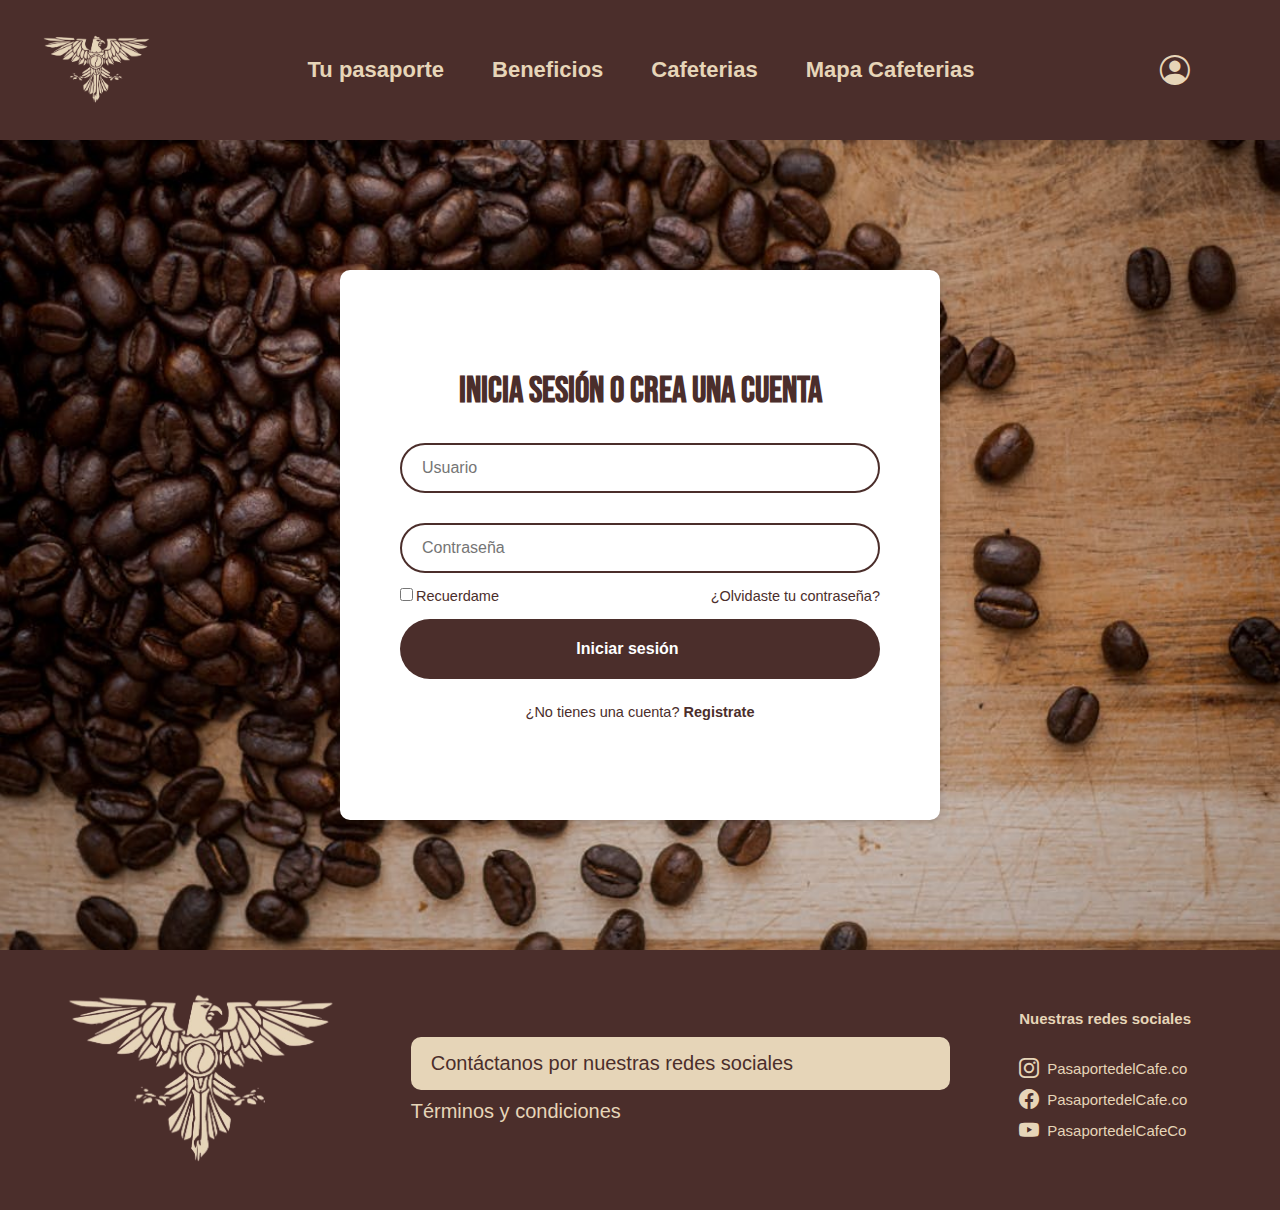
<file: Usuario.html>
<!DOCTYPE html>
<html lang="en">
<head>
    <meta charset="UTF-8">
    <meta name="viewport" content="width=device-width, initial-scale=1.0">
    <link href="https://fonts.googleapis.com/css2?family=Bebas+Neue&display=swap" rel="stylesheet">
    <link rel="stylesheet" href="styles.css">
    <title>Usuario</title>
    <link rel="stylesheet" href="https://cdn.jsdelivr.net/npm/bootstrap-icons@1.11.3/font/bootstrap-icons.min.css">
</head>
<header>
    <a href="index.html" class="logo">

        <img src="Imagenes/Logo.png" alt="Logo pasaporte del café">

    </a>

    <nav class="menu">
        <ul>
            <li><a href="pasaporte.html" class="nav-link">Tu pasaporte</a></li>
            <li><a href="Beneficios.html" class="nav-link">Beneficios</a></li>
            <li><a href="Cafeterias.html" class="nav-link">Cafeterias</a></li>
            <li><a href="Mapa.html" class="nav-link">Mapa Cafeterias</a></li>
        </ul>
    </nav>


    <a href="Usuario.html" class="usuario">
        <i class="bi bi-person-circle"></i>
    </a>


    <i class="bi bi-list" id="hamburguesa"></i>

</header>
<body>
    <div class="Cont_login">
        <div class="login">
            <form action="">
                <h1 class="inicioocuenta">Inicia sesión o crea una cuenta</h1>
                <div class="caja_login">
                    <input type="text" placeholder="Usuario" required>
                </div>
                <div class="caja_login">
                    <input type="password" placeholder="Contraseña" required>
                </div>
                <div class="recordar_usario">
                    <label><input type="checkbox">Recuerdame</label>
                    <a href="#">¿Olvidaste tu contraseña?</a>
                </div>
                <button type="submit" class="btn_login">Iniciar sesión</button>
                <div class="link_registro">
                    <p>¿No tienes una cuenta?<a href="Registro.html"> Registrate</a></p>
                </div>
            </form>
        </div>
    </div>

    <script src="Mapa.js"></script>

    <footer class="footer">
        <div class="footer-logo">
            <a href="index.html" class="logo">
                <img src="Imagenes/Logo.png" alt="Logo pasaporte del café">
            </a>
        </div>
    
        <div class="footer-info">
            <div class="footer-card">
                <a href="#" class="footer-btn">Contáctanos por nuestras redes sociales</a>
            </div>
            <p class="footer-terminos"><a href="terminos.html">Términos y condiciones</a></p>
        </div>
    
        <div class="footer-redes">
            <p class="footer-titulo">Nuestras redes sociales</p>
            <ul>
                <li><i class="bi bi-instagram"></i> PasaportedelCafe.co</li>
                <li><i class="bi bi-facebook"></i> PasaportedelCafe.co</li>
                <li><i class="bi bi-youtube"></i> PasaportedelCafeCo</li>
            </ul>
        </div>
    </footer>

</body>
</html>
</file>
<file: styles.css>
body {
    font-family: sans-serif;
    margin: 0;
}

a {
    text-decoration: none;
    color: #E6D5B8;
}

/* HEADER */

header {
    display: flex;
    flex-wrap: nowrap;
    width: 100%;
    height: 140px;
    min-height: 70px;
    background-color: #4B2E2B;
    justify-content: space-between;
    align-items: center;
    padding: 10px 20px;
}

.logo {
    display: flex;
    align-items: center;
    min-width: 150px;
}

.logo img {
    height: clamp(50px, 8vw, 80px);
    ;
    margin-right: 10px;
    margin-left: 20px;
}

.menu.is_active {
    display: block;
}


#hamburguesa {
    display: none;
    cursor: pointer;
    color: #E6D5B8;
}

nav {
    display: flex;
    flex-grow: 1;
    justify-content: center;
    gap: 118px;
}

nav ul {
    display: inline-flex;
}

nav ul li {
    list-style: none;
    margin-right: 3rem;
    text-align: center;
}

nav a {
    font-weight: 600;
    font-size: clamp(14px, 2vw, 22px);
}

nav a:hover {
    color: #dbbd88;
}

.usuario {
    display: flex;
    align-items: center;
    min-width: 100px;
}

.usuario i {
    font-size: clamp(20px, 2.5vw, 30px);
    display: flex;
    align-items: center;
    color: #E6D5B8;
    margin-right: 30px;
}

.usuario i:hover {
    color: #dbbd88;
}

* {
    padding: 0;
    margin: 0;
    box-sizing: border-box;
}




/* CIERRA HEADER */

/* PANTALLA PRINCIPAL */
#contenidocarrusel {
    height: 600px;
    overflow: hidden;

}


.itemcarrusel {
    border: 1px solid black;
    height: 100%;
    position: relative;
}


.tarjetacarrusel {

    height: 100%;
}

.flechascarrusel {
    position: absolute;
    top: 0;
    height: 100%;
    width: 100%;
    display: flex;
    align-items: center;
    justify-content: space-between;
    padding: 20px;
}


i {
    color: black;
    font-size: 40px;
}

i:hover {
    color: #998e7b;
}

#tarjetacarrusel-1 img {
    width: 100%;
    height: 100%;
}

#tarjetacarrusel-2 img {
    width: 100%;
    height: 108%;
}


#tarjetacarrusel-3 img {
    width: 100%;
    height: 100%;
}



.contenido-superpuesto {
    position: absolute;
    top: 30vh;
    right: 9vw;
    text-align: center;
    color: #4B2E2B;
    background: rgba(230, 213, 184, 0.5);
    padding: 20px;
    border-radius: 10px;
    max-width: 40%;
    z-index: 10;
    display: flex;               /* 👉 convierte en contenedor flex */
    flex-direction: column;     /* 👉 apila verticalmente */
    align-items: center;        /* 👉 centra horizontalmente */
    gap: 15px;           
}

.titulounoprimercarrusel {
    font-family: 'Bebas Neue', sans-serif;
    font-size: 2.5rem;
    color: #331E1C;
    text-align: center;
    margin-top: 2vh;
  }

  .titulodosprimercarrusel{
    font-family: 'Bebas Neue', sans-serif;
    font-size: 2.5rem;
    color: #D9C4A0;
    text-align: center;
    margin-top: 2vh;
  }

  .titulotresprimercarrusel{
    font-family: 'Bebas Neue', sans-serif;
    font-size: 2.5rem;
    color: #4B2E2B;
    text-align: center;
    margin-top: 2vh;
  }

.boton1 a {
    background-color: #4B2E2B;
    color: #D9C4A0;
    padding: 10px 20px;
    text-decoration: none;
    border-radius: 5px;
    font-weight: bold;
    z-index: 30;

}

.boton1 a:hover {
    background: #503330;
    /* Cambia el fondo */
}

.contenido-superpuesto-2 {
    position: absolute;
    top: 30vh;
    right: 50vw;
    text-align: center;
    color: #D9C4A0;
    background: rgba(76, 136, 186, 0.5); /* Fondo semitransparente */
    padding: 20px;
    border-radius: 10px;
    max-width: 40%;
    z-index: 10;
    display: flex;            /* 👈 Activa flexbox */
    flex-direction: column;  /* 👈 Apila texto y botón verticalmente */
    align-items: center;     /* 👈 Centra horizontalmente */
    gap: 15px;               /* 👈 Espacio entre elementos */
    
}

.boton2 a {
    background-color: #D9C4A0;
    color: #4B2E2B;
    padding: 10px 20px;
    text-decoration: none;
    border-radius: 5px;
    font-weight: bold;
    z-index: 30;
}

.boton2 a:hover {
    background: #A09078;
    /* Cambia el fondo */
}

.contenido-superpuesto-3 {
    position: absolute;
    top: 30vh;
    right: 37vw;
    text-align: center;
    color: #331E1C;
    background: rgba(217, 196, 160, 0.5); /* Fondo semitransparente */
    padding: 20px;
    border-radius: 10px;
    z-index: 10;
    display: flex;              /* Flexbox para alinear */
    flex-direction: column;    /* Elementos en columna */
    align-items: center;       /* Centrado horizontal */
    gap: 15px;                 /* Espacio entre título y botón */
}

.boton3 a {
    background-color: #331E1C;
    color: #fff;
    padding: 10px 20px;
    border-radius: 5px;
    text-decoration: none;
    font-weight: bold;
    transition: background 0.3s;
}

.boton3 a:hover {
    background: #503330;
    /* Cambia el fondo */
}

/*CARRUSEL*/
#txt_tituloc {
    font-family: 'Bebas Neue', sans-serif;
    font-size: 2.5vw;       /* Tamaño de fuente relativo al ancho de la pantalla */
    margin-top: 5vh;       /* Margen superior relativo a la altura del viewport */
    margin-left: 6vw;      /* Margen izquierdo relativo al ancho del viewport */
}

#carrusel2 {
    display: flex;
    justify-content: center;
    padding: 20px 0;
}

#container_carrusel2 {
    width: 95vw;
    max-width: 1600px;
    overflow: hidden;
    position: relative;
}

#slider_container2 {
    position: relative;
    overflow: hidden;
}

#slider2 {
    display: flex;
    transition: transform 0.5s ease;
    gap: 20px;
}

/* Imágenes */
#slider2 img {
    border-radius: 20px;
    flex-shrink: 0;
    width: calc(100% / 4 - 15px);
    object-fit: cover;
    height: auto;
}

/* Responsive */
@media (max-width: 1100px) {
    #slider2 img {
        width: calc(100% / 3 - 13.33px);
    }
}
@media (max-width: 900px) {
    #slider2 img {
        width: calc(100% / 2 - 10px);
    }
}
@media (max-width: 550px) {
    #slider2 img {
        width: 100%;
    }
}

.btn_carrusel {
    position: absolute;
    top: 50%;
    transform: translateY(-50%);
    background-color: rgba(0, 0, 0, 0.5);
    color: rgb(255, 255, 255);
    border: none;
    padding: 10px 15px;
    font-size: 20px;
    cursor: pointer;
    z-index: 10;
}
.btn_carrusel:first-of-type {
    left: 10px;
}
.btn_carrusel:last-of-type {
    right: 10px;
}
.btn_carrusel.inactive {
    opacity: 0.3;
    pointer-events: none;
}


/* CONTENEDOR DEL CARRUSEL DESCUENTOS*/

#contenedorcarruseldescuentos {
    width: 96%;
    height: 400px;
    margin: 40px auto;
    /* Centrado horizontal */
    background-color: #E5D8C7;
    box-shadow: 0 4px 8px rgba(0, 0, 0, 0.1);
    /* Sombra ligera */
    display: flex;
    align-items: center;
    justify-content: center;
    overflow: hidden;
    /* Para que no se salga el carrusel */
}

.card {
    display: flex;
    flex-direction: column;
    align-items: center;
    justify-content: space-between;
    width: 22.3vw;  /* Tamaño fijo para cada imagen  calc(15% - 40px)*/
    height: 350px;
    margin: 73px;
    gap: 10px;
    text-align: center;
    font-family: "Poppins", sans-serif;
    font-weight: bold;
   
}

.card .nombrePromo{
font-size: 16px;
}

.card .precio{
font-size: 16px;
}

.card .precio s{
font-size: 12px;
}

#container_carrusel3 {
    width: 95vw;
    max-width: 1600px;
    overflow: hidden;
    position: relative;
}

#slider_container3 {
    position: relative;
    overflow: hidden;
    
}

#slider3 {
    display: flex;
    align-items: center;
    transition: transform 0.5s ease;
    gap: 2px;
    width: 100%;
    height: 100%;
}

/* Imágenes */
.card img {
    flex-shrink: 0;
    width: 14vw;
    object-fit: cover;
    height: 15vw;
    border: 4px solid black;
    border-width: thick;
    border-color: #000;
    box-shadow: 0 2px 6px rgba(0,0,0,0.2);
    background-color: #E5D8C7;
}

/* Responsive */
@media (max-width: 1100px) {
    #slider3 img {
        width: calc(100% / 3 - 13.33px);
    }
}
@media (max-width: 900px) {
    #slider3 img {
        width: calc(100% / 2 - 10px);
    }
}
@media (max-width: 550px) {
    #slider3 img {
        width: 100%;
    }
}

.btn_carrusel3 {
    position: absolute;
    top: 50%;
    transform: translateY(-50%);
    background-color: rgba(0, 0, 0, 0.5);
    color: rgb(255, 255, 255);
    border: none;
    padding: 10px 15px;
    font-size: 20px;
    cursor: pointer;
    z-index: 10;
}
.btn_carrusel3:first-of-type {
    left: 10px;
}
.btn_carrusel3:last-of-type {
    right: 10px;
}
.btn_carrusel3.inactive {
    opacity: 0.3;
    pointer-events: none;
}

/*Cierre CARRUSEL DESCUENTOS */


/* CONTENEDOR CIRCULOS */

#contenedorcirculos {
    display: flex;
    align-items: center;
    max-width: 96vw;
    background-color: #E5D8C7;
    box-shadow: 0 4px 8px rgba(0, 0, 0, 0.1);
    margin: 40px auto;
}
.lineacafes{
    display: flex;
    flex-wrap: wrap;
    justify-content: center;
    column-gap: 203.2px;  /* Espacio horizontal */
    row-gap: 70px;        /* Espacio vertical, más pequeño */
    padding: 20px;
    max-width: 96vw;
}

.circulo {

    width: 10vw;/* El ancho será el 10% del ancho de la pantalla */
    height: 10vw;/* Mantiene la proporción para que siga siendo un círculo */
    min-width: 30px;
    min-height: 30px;
    max-width: 150px;
    max-height: 150px;
    border-radius: 50%;
    background-size: cover;
    background-position: center;
    position: relative;
    overflow: hidden;
    transition: transform 0.3s;
    cursor: pointer;
}

.circulo .overlay {
    position: absolute;
    top: 0;
    left: 0;
    width: 100%;
    height: 100%;
    background: rgba(0, 0, 0, 0.4);
    /* Negro con transparencia */
    z-index: 1;
}

.circulo:hover {
    transform: scale(1.05);
}




.nombrescafeterias {
    position: absolute;
    top: 50%;
    left: 50%;
    transform: translate(-50%, -50%);
    /* Centra en ambos ejes */
    color: white;
    text-align: center;
    font-size: 1vw;
    width: 90%;
}


.infocafe{
    opacity: 0;
    visibility: hidden;
    position: absolute; 
    width: 45vw;
    margin-left:25vw ;
    height: 50vh;
    background-color: #331E1C; /* Color de fondo */
    padding: 20px; /* Relleno para que el contenido no toque los bordes */
    border-radius: 8px; /* Bordes redondeados */
    box-shadow: 0 4px 8px rgba(0, 0, 0, 0.1); /* Sombra ligera para darle profundidad */
    z-index: 1000;
}
 .infocafe.visible{
    opacity: 1;
    visibility: visible;
 }

 .textocajas {
    font-family: 'Bebas Neue', sans-serif;
    color: #E6D5B8 !important; /* Cambia el color de la letra */
    font-size: 4vw; 
    margin-left:2vw ;
    text-align: center;
}

.parrafocajas{
    font-family: 'Poppins', sans-serif;
    color: #E6D5B8 !important; 
    font-size:1vw; 
    margin-left:1vw ;

}

.Imagencajatexto{

    float: left;
    margin-right: 15px; 
    margin-top: 80px;
    width: 10vw;
 }

 #cerrar{
    
    border: none; 
    background: none; 
    position: absolute; /* Posiciona el botón en relación a su contenedor */
    top: 10px; 
    left: 10px; 
 }
 #cerrar i{
    font-size: 4rem;
    color: #E6D5B8;
    cursor: pointer;
 }

 #cerrardos{
    
    border: none; 
    background: none; 
    position: absolute; /* Posiciona el botón en relación a su contenedor */
    top: 10px; 
    left: 10px; 
 }
 
 #cerrardos i{
    font-size: 4rem;
    color: #E6D5B8;
    cursor: pointer;
 }
 
 #cerrartres{
    border: none; 
    background: none; 
    position: absolute; /* Posiciona el botón en relación a su contenedor */
    top: 10px; 
    left: 10px;  
 }

 #cerrartres i{
    font-size: 4rem;
    color: #E6D5B8;
    cursor: pointer;
 }

 #cerrarcuatro{
    border: none; 
    background: none; 
    position: absolute; /* Posiciona el botón en relación a su contenedor */
    top: 10px; 
    left: 10px;  
 }

 #cerrarcuatro i{
    font-size: 4rem;
    color: #E6D5B8;
    cursor: pointer;
 }

 #cerrarcinco{
    border: none; 
    background: none; 
    position: absolute; /* Posiciona el botón en relación a su contenedor */
    top: 10px; 
    left: 10px;  
 }

 #cerrarcinco i{
    font-size: 4rem;
    color: #E6D5B8;
    cursor: pointer;
 }

 #cerrarseis{
    border: none; 
    background: none; 
    position: absolute; /* Posiciona el botón en relación a su contenedor */
    top: 10px; 
    left: 10px;  
 }

 #cerrarseis i{
    font-size: 4rem;
    color: #E6D5B8;
    cursor: pointer;
 }


 #cerrarsiete{
    border: none; 
    background: none; 
    position: absolute; /* Posiciona el botón en relación a su contenedor */
    top: 10px; 
    left: 10px;  
 }

 #cerrarsiete i{
    font-size: 4rem;
    color: #E6D5B8;
    cursor: pointer;
 }

 #cerrarocho{
    border: none; 
    background: none; 
    position: absolute; /* Posiciona el botón en relación a su contenedor */
    top: 10px; 
    left: 10px;  
 }

 #cerrarocho i{
    font-size: 4rem;
    color: #E6D5B8;
    cursor: pointer;
 }

 #cerrarnueve{
    border: none; 
    background: none; 
    position: absolute; /* Posiciona el botón en relación a su contenedor */
    top: 10px; 
    left: 10px;  
 }

 #cerrarnueve i{
    font-size: 4rem;
    color: #E6D5B8;
    cursor: pointer;
 }


 #cerrardiez{
    border: none; 
    background: none; 
    position: absolute; /* Posiciona el botón en relación a su contenedor */
    top: 10px; 
    left: 10px;  
 }

 #cerrardiez i{
    font-size: 4rem;
    color: #E6D5B8;
    cursor: pointer;
 }

 #cerraronce{
    border: none; 
    background: none; 
    position: absolute; /* Posiciona el botón en relación a su contenedor */
    top: 10px; 
    left: 10px;  
 }

 #cerraronce i{
    font-size: 4rem;
    color: #E6D5B8;
    cursor: pointer;
 }

 #cerrardoce{
    border: none; 
    background: none; 
    position: absolute; /* Posiciona el botón en relación a su contenedor */
    top: 10px; 
    left: 10px;  
 }

 #cerrardoce i{
    font-size: 4rem;
    color: #E6D5B8;
    cursor: pointer;
 }

 #cerrartrece{
    border: none; 
    background: none; 
    position: absolute; /* Posiciona el botón en relación a su contenedor */
    top: 10px; 
    left: 10px;  
 }


 #cerrartrece i{
    font-size: 4rem;
    color: #E6D5B8;
    cursor: pointer;
 }

@media only screen and (min-width: 1100px) {
    #slider_container2 #slider2 .slider2 {
        width: calc(2.5% - 20px);
    }
}

@media only screen and (max-width: 1100px) {
    #slider_container2 #slider2 .slider2 {
        width: calc(3.3333333% - 20px);
    }
}

@media only screen and (max-width: 900px) {
    #slider_container2 #slider2 .slider2 {
        width: calc(5% - 20px);
    }
}

@media only screen and (max-width: 550px) {
    #slider_container2 #slider2 .slider2 {
        width: calc(10% - 20px);
    }
}

/*Beneficios*/
.Titulos {
    color: #331E1C;
    font-family: 'Bebas Neue', sans-serif;
    text-align: center;
    font-size: 45px;
    margin-top: 10px;
}

#img_beneficios1 {
    width: 1920px;
    height: 350px;
    overflow: hidden;
    display: flex;
    align-items: center;
}

#cont1_b {
    width: 1920px;
    height: auto;
    background-color: #4B2E2B;
    color: #FFFFFF;
    display: flex;
    flex-direction: column;
    text-align: center;
    justify-content: center;
    margin-top: 10px;
    line-height: 1;
    font-weight: 300;
    font-size: 20px;
    padding: 15px;
}

#cont2_b {
    display: flex;
    align-items: center;
    width: 90vw;
    max-width: 1400px;
    margin: auto;
    gap: 20px;
    padding: 40px;
    flex-wrap: wrap;
    justify-content: center;
}

#text_b2 {
    font-size: 20px;
    display: flex;
    flex-direction: column;
    font-family: "Poppins", sans-serif;
    gap: 30px;
}

.txt_info {
    width: 700px;
    height: auto;
    line-height: 1.5;
}

#img_b2 {
    width: 250px;
    height: 250px;
    border-radius: 50%;
    object-fit: cover;
}

.caja_beneficios {
    background-color: #4B2E2B;
    width: 50vw; 
    color: #ffffff;
    padding: 8px 15px;
    font-weight: 300;
    align-self: flex-start;
}

#cont3_b {
    display: flex;
    align-items: center;
    width: 90vw;
    max-width: 1400px;
    margin: auto;
    gap: 20px;
    padding: 40px;
    flex-wrap: wrap;
    justify-content: center;
}

#aviso_b {
    background-color: #D9D9D9;
    color: #4B2E2B;
    padding: 30px 30px;
    border-radius: 10px;
    text-align: center;
    max-width: 400px;
    box-shadow: 0px 4px 10px rgba(0, 0, 0, 0.2);
    margin-top: 50px;
}

.text_b3 {
    font-size: 22px;
    font-weight: bold;
    margin-bottom: 10px;
    font-family: "Poppins", sans-serif;

}

.txt_info2 {
    font-size: 18px;
}

/*Login*/
.inicioocuenta{
    font-family: 'Bebas Neue', sans-serif;
}
.Cont_login {
    display: flex;
    justify-content: center;
    align-items: center;
    min-height: 90vh;
    background: url('img_beneficios/fondologin.png');
    font-family: "Poppins", sans-serif;
    background-size: cover;
    background-position: center;
}

.login {
    width: 600px;
    background: #FFFFFF;
    box-shadow: 0 0 10px rgba(0, 0, 0, 0.2);
    color: #4B2E2B;
    border-radius: 10px;
    padding: 100px 60px;
}

.login h1 {
    font-size: 36px;
    text-align: center;
}

.login .caja_login {
    width: 100%;
    height: 50px;
    background: #ffffff;
    margin: 30px 0px;
}

.caja_login input {
    width: 100%;
    height: 100%;
    background: transparent;
    border: 2px solid #4B2E2B;
    border-radius: 40px;
    font-size: 16px;
    color: #000;
    padding: 20px 45px 20px 20px;
}

.login .recordar_usario {
    display: flex;
    justify-content: space-between;
    font-size: 14.5px;
    margin: -15px 0 15px;
}

.recordar_usario label input {
    accent-color: #4B2E2B;
    margin-right: 3px;
}

.recordar_usario a {
    color: #4B2E2B;
}

.recordar_usario a:hover {
    text-decoration: underline;
}

.login .btn_login {
    width: 100%;
    height: 60px;
    background: #4B2E2B;
    border-radius: 40px;
    font-size: 16px;
    padding: 20px 45px 20px 20px;
    border: none;
    cursor: pointer;
    font-size: 16px;
    color: #ffffff;
    font-weight: 600;
}

.login .link_registro {
    font-size: 14.5px;
    text-align: center;
    margin-top: 25px;
}

.link_registro p a {
    color: #4B2E2B;
    text-decoration: none;
    font-weight: 600;
}

.link_registro p a:hover {
    text-decoration: underline;
}


/*Registro*/
.Cont_registro {
    display: flex;
    justify-content: center;
    align-items: center;
    min-height: 90vh;
    background: url('img_beneficios/fondologin.png');
    font-family: "Poppins", sans-serif;
    background-size: cover;
    background-position: center;
}
.registrate{
    font-family: 'Bebas Neue', sans-serif;
}

.registro {
    width: 600px;
    background: #FFFFFF;
    box-shadow: 0 0 10px rgba(0, 0, 0, 0.2);
    color: #4B2E2B;
    border-radius: 10px;
    padding: 80px 60px;
}

.registro h1 {
    font-size: 36px;
    text-align: center;
}

.registro .caja_registro {
    width: 100%;
    height: 30px;
    background: #ffffff;
    margin: 30px 0px;
}

.caja_registro input {
    width: 100%;
    height: 100%;
    background: transparent;
    border: 2px solid #4B2E2B;
    border-radius: 40px;
    font-size: 16px;
    color: #000;
    padding: 20px 45px 20px 20px;
}

.registro .btn_registro {
    width: 100%;
    height: 60px;
    background: #4B2E2B;
    border-radius: 40px;
    font-size: 16px;
    padding: 20px 45px 20px 20px;
    border: none;
    cursor: pointer;
    font-size: 16px;
    color: #ffffff;
    font-weight: 600;
}

.mante_sesion label input {
    accent-color: #4B2E2B;
    margin: 10px;
}

.mante_sesion a {
    color: #4B2E2B;
}

.mante_sesion a:hover {
    text-decoration: underline;
}


/* PAGINA PASAPORTE*/
.flechaspasaporte {
    position: absolute;
    top: 20%;
    width: 100%;
    display: flex;
    justify-content: space-between;
    /* Coloca las flechas a los lados */
    z-index: 10;
    pointer-events: none;
    /* Evita que interfieran con otros elementos */
}

.flechaspasaporte i {
    text-decoration: none;
    font-size: 2.5rem;
    /* Tamaño de las flechas */
    color: #4B2E2B;
    /* Ajusta el color */
    transition: color 0.3s;
    pointer-events: auto;
    /* Habilita la interacción con los enlaces */
}

.flechaspasaporte i:hover {
    color: #b87333;
    /* Cambia de color al pasar el mouse */
}




.fondosellos {
    background-image: url('Imagenes/sellos.jpg');
}


.contenedor-scroll {
    width: 100%;
    margin-left: auto;
    margin-right: auto;
    overflow: hidden;
    /* Oculta los elementos que están fuera del contenedor */
}

#contenedorgeneral {
    display: flex;
    justify-content: center;
    align-items: center;
    overflow: hidden;
    /* Oculta los elementos que están fuera del contenedor */
    min-width: 100%;
    /* Evita que se salga */
    width: max-content;
    height: 700px;
    margin-top: 100px;
    border-radius: 40px;
    padding: 20px;
    gap: 20px;
    /* Agrega espacio entre los elementos */
    transition: transform 0.5s ease-in-out;

}

.logocafe {
    width: 130px;
    text-align: center;
    min-height: 125PX;
    margin-top: auto;
    margin-bottom: auto;
}

.logocafe img {
    width: 100%;
    height: auto;
}

.carrusel-item {
    display: flex;
    justify-content: center;
    align-items: center;
    /* Centra los elementos internos */
    flex-direction: column;
    /* Asegura que los elementos estén en columna */
    width: 400px;
    height: 600px;
    background-color: #4B2E2B;
    border-radius: 40px;


}

.paginapasaporte {
    display: flex;
    justify-content: center;
    align-items: center;
    width: 100%;
    /* Ocupar todo el ancho del contenedor */
}


.paginascarrusel {
    position: relative;
    /* Para que los sellos se posicionen sobre la imagen */
    width: 250px;
    height: 390px;
    border-radius: 20px;
    overflow: hidden;
}

.paginascarrusel img {
    width: 100%;
    height: 100%;
}



.textopasaporte {
    text-align: center;
    margin-top: 30px;
    padding: 20px;
    border-radius: 10px;
    background-color: rgba(230, 213, 184, 0.8);
    font-family: 'Bebas Neue', sans-serif;
    font-size: 36px;
    width: 40%;
    margin-left: auto;
    margin-right: auto;

}














/* Ajuste del contenedor para ingresar el codigo código */
.contenedor-codigo {
    display: flex;
    /* Activa flexbox */
    justify-content: center;
    /* Centra horizontalmente */
    align-items: center;
    /* Alinea verticalmente */
    margin-top: 6px;
    gap: 10px;
    /* Espaciado entre elementos */
}

.contenedor-codigo input {
    padding: 10px;
    border-radius: 5px;
    font-size: 16px;
    background-color: #f5e1c8;
    /* Color beige */
    border: 2px solid #d2a679;
    /* Opcional: borde para mejor visibilidad */
    color: #4B2E2B;
    /* Color del texto */
}

.contenedor-codigo button {
    background: none;
    /* Elimina el fondo */
    border: none;
    /* Elimina el borde */
    font-size: 13px;
    cursor: pointer;
    padding: 0;
    /* Elimina el relleno extra */
}

.contenedor-codigo button i {
    color: #E6D5B8;
    /* Cambia el color del icono */
    font-size: 30px;
    /* Ajusta el tamaño */
}

.contenedor-codigo button:hover i {
    color: #705e43;
    /* Cambia el color del icono al pasar el cursor */
}

.fondo-compass {
    position: absolute;
    top: 50%;
    left: 50%;
    transform: translate(-50%, -50%);
    width: 190px !important;
    /* Fuerza el tamaño */
    height: auto !important;
    /* Mantiene la proporción */
    opacity: 0.5;
    /* Ajusta la transparencia (0 = invisible, 1 = opaco) */
    z-index: 9;
}

.sello {
    position: absolute;
    top: 50%;
    left: 50%;
    transform: translate(-50%, -50%);
    width: 190px !important;
    /* Fuerza el tamaño */
    height: auto !important;
    /* Mantiene la proporción */
    z-index: 10;
}


/* Mantiene la proporción */
.logoscafes {
    width: 90px !important;
    height: auto !important;
}



.estrellas-container,
.contenedor-estrellas {
    display: none;
    gap: 5px;
    margin-top: 10px;
    justify-content: center;
}

.estrella {
    font-size: 24px;
    color: #ccc;
    cursor: pointer;
    transition: color 0.3s;
}

.estrella.seleccionada {
    color: gold;
}
/* CIERRE PAGINA PASAPORTE*/


/* PAGINA CÓMO FUNCIONA*/

.contenedor-como-funciona {
    align-items: flex-start;
    justify-content: center;
    flex-wrap: wrap;
    padding: 20px;
    gap: 40px;
}

.titulocomofunciona {
    color: #4B2E2B;
    font-family: 'Bebas Neue', sans-serif;
    font-size: 80px;
    text-align: right;
    margin-right: 5vw;

}


.titulospequeños {

    color: #4B2E2B;
    font-family: 'Poppins', sans-serif;
    font-size: 28px;
    margin-left: 45vw;
}


.parrafoscomofunciona {

    font-family: 'Poppins', sans-serif;
    color: #4B2E2B;
    font-size: 20px;
    line-height: 1.6;
    margin-bottom: 20px;
    margin-left: 45vw;
}

.parrafoscomofunciona::before {
    content: "• ";
    /* Este es el punto (puede ser también "●", "-", etc.) */
    font-size: 30px;
    color: #4B2E2B;
    /* Color del punto */
    font-weight: bold;
    /* Si querés que se vea más fuerte */
}



.imagencomofunciona {
    float: left;
    margin-left: 4.2vw;
    width: 31.25vw;
    height: 74vh;
    margin-top: 0.1vh;
}

/* CIERRE PAGINA CÓMO FUNCIONA*/



/* 🔹 Media Query para evitar desorden en móviles */
@media screen and (max-width: 768px) {

    header {
        padding: 10px;
        /* Reduce padding en pantallas pequeñas */
    }

    nav {
        gap: 15px;
        /* Reduce el espacio entre elementos */
    }

    nav ul {
        display: block;
    }

    #hamburguesa {
        display: block;
    }

    .menu.is_active {
        display: flex;
    }

    .menu {
        background-color: #331E1C;
        bottom: 0;
        height: 20vh;
        right: 0;
        overflow-y: scroll;
        position: fixed;
        top: 12.5vh;
        display: none;
        transition: transform 0.35s cubic-bezier(0.05, 1.04, 0.72, 0.98) 0s;
        width: 50%;
        z-index: 1001;
    }

    nav ul li {
        width: 100%;
        margin-top: 5px;
    }

    .logo img {
        height: 50px;
        /* Reduce tamaño del logo */
    }

    .usuario i {
        font-size: 24px;
        /* Reduce tamaño del ícono */
    }




    .carrusel-item {
        width: 80vw;
        /* View width */
        margin: 40px;
    }

    .circulo {
        width: 60px;
        height: 60px;
    }

    .nombrescafeterias {
        font-size: 10px;
    }


    #txt_tituloc {
        font-size: 15px;
        margin-left: 20px;
    }

    .textopasaporte {
        font-size: 20px;
        width: 80%;
        padding: 10px;
    }

    .contenido-superpuesto h2,
    .contenido-superpuesto-2 h2,
    .contenido-superpuesto-3 h2 {
        font-size: 4vw;
        text-align: center;
    }

    .flechascarrusel i {
        font-size: 1.5rem;
    }

    .contenedor-como-funciona {
        flex-direction: column;
        align-items: center;
        padding: 10px;
    }

    .imagencomofunciona {
        width: 90vw;
        max-width: 100%;
    }

    .titulocomofunciona {
        font-size: 28px;
        margin: 0 auto;

    }

    .titulospequeños {
        font-size: 20px;
        margin: 0 auto;
    }

    .parrafoscomofunciona {
        font-size: 16px;
        text-align: justify;
        margin: 0 auto;
    }

    

}

/*Pestaña deslizable del mapa*/
.icono-tab {
    position: relative;
    width: 60px;
    height: 60px;
    border-radius: 50%;
    overflow: hidden;
    background-size: cover;
    background-position: center;
    flex: 0 0 auto;
    cursor: pointer;
    box-shadow: 0 0 5px rgba(0,0,0,0.3);
}

/* Reutilizamos la capa oscura */
.icono-tab .overlay {
    position: absolute;
    top: 0;
    left: 0;
    width: 100%;
    height: 100%;
    background: rgba(0,0,0,0.65);
    border-radius: 50%;
    z-index: 2;
}

/* Reutilizamos el texto */
.icono-tab .texto-cafeteria {
    position: absolute;
    z-index: 3;
    color: white;
    font-size: 14px;
    font-weight: bold;
    text-align: center;
    font-family: "Poppins", sans-serif;
    padding: 3px;
    max-width: 90%;
    word-wrap: break-word;
}

.cafeteria-tab {
    position: absolute;
    bottom: 0;
    left: 0;
    right: 0;
    width: 100%;
    height: 200px;
    background: #E6D5B8;
    background: rgba(230, 213, 184, 0.75);
    transition: transform 0.3s ease;
    transform: translateY(80%); /* Oculta al inicio */
    z-index: 500; /* Encima del mapa */
    display: flex;
    flex-direction: column;
    align-items: center;
}
  
  .cafeteria-tab.open {
    transform: translateY(0);
  }
  
  .toggle-button {
    width: fit-content;
    background: #E6D5B8;
    border: none;
    border-radius: 25px;
    padding: 10px;
    font-size: 20px;
    cursor: pointer;
  }
  
  .cafeteria-list {
    display: flex;
    overflow-x: auto;
    padding: 10px;
    gap: 15px;
    width: 100%;
    flex-direction: column;
    flex-wrap: wrap;
    align-items: center;
    justify-content: center;
  }
  
 /* HTML DEL MAPA*/

    /*TITULO*/
    .titulo-mapa {
        text-align: center;
        font-size: 24px;
        font-weight: bold;
        margin: 10px 0;
    }
.mapatitulo{
    color: #4B2E2B;
    font-family: 'Bebas Neue', sans-serif;
}
#map-container{
    width: 100%;
    height: 100vh;
    position: relative;
    overflow: hidden;
}

#map {
    position: relative;
    width: 80%;
    height: 75vh;
    border-radius: 10px;
    margin: 20px auto;
    z-index: 1;
}

/* Contenedor */
.icono-cafeteria {
    position: absolute;
}

.icono-cafeteria .marcador {
    display: flex;
    align-items: center;
    justify-content: center;
    position: relative;
    width: 50px;
    height: 50px;
    border-radius: 50%;
    overflow: hidden;
    transition: transform 0.3s ease-in-out;
    /*Animacion*/
    z-index: 10;
    /* Posicion en Z */
}

/* Capa oscura encima de la imagen OVERLAY */
.icono-cafeteria .marcador .overlay {
    position: absolute;
    top: 0;
    left: 0;
    width: 100%;
    height: 100%;
    background: rgba(0, 0, 0, 0.65);
    /* 65% de opacidad */
    border-radius: 50%;
    z-index: 3;

}

.icono-cafeteria .marcador img {
    width: 50px;
    height: 50px;
    border-radius: 50%;
    object-fit: cover;
    box-shadow: 0 0 5px rgba(0, 0, 0, 0.5);
}

.marcador img {
    width: 50px;
    height: 50px;
    aspect-ratio: 1/1;
    /* Mantiene la imagen cuadrada */
    border-radius: 50%;
    /* Hace que sea un circulo */
    object-fit: cover;
    /* Ajusta la imagen para que no se deforme */

}

/* Texto encima de la imagen */
.texto-cafeteria {
    position: absolute;
    top: 50%;
    left: 50%;
    transform: translate(-50%, -50%);
    /* Centrado el texto */
    color: white;
    font-size: 6px;
    font-family: 'Poppins', sans-serif;
    text-align: center;
    font-weight: bold;
    z-index: 4;
    /* Z=4 encima de la capa oscura */
    max-width: 80%;
    /* Ajusta el texto al círculo */
    word-wrap: break-word;
    /* Hace que el texto salte de línea */
    white-space: normal;
    /* Evita que el texto se quede en una sola línea */
    display: flex;

    justify-content: center;
    flex-direction: column;

    transition: font-size 0.3s ease-in-out;
    /* Efecto de agrandado del texto */
}

/* Efecto al pasar el mouse (hover) */
.icono-cafeteria .marcador:hover {
    transform: scale(1.3);
    /* Hace que el marcador crezca un 30% */
    z-index: 10000;
}

.icono-cafeteria .marcador:hover img {
    transform: scale(1.1);
    /* se agranda la imagen */
}

.icono-cafeteria .marcador:hover .texto-cafeteria {
    font-size: 10.3px;
    /* Aumenta el tamaño del texto para que sea más visible */
    max-width: 90%;
    /* que el texto siga dentro del circulo */
    transition: font-size 0.3s ease-in-out;
}


/*CAFETERIAS INFO*/

.infocafeteriastitulo{
    color: #4B2E2B;
     font-family: 'Bebas Neue', sans-serif;
}
.cafeterias {
    display: flex;
    flex-wrap: wrap;
    gap: 2rem;
    justify-content: center;
    padding: 2rem;
}

.cafeteria-card {
    width: 40%;
    background-color: #f9ecd9;
    border-radius: 10px;
    box-shadow: 0 4px 8px rgba(0,0,0,0.1);
    overflow: hidden;
    font-family: 'Poppins', sans-serif;
}

.cafeteria-header {
    background-color: #4d2c24;
    color: #fff;
    padding: 1rem;
    font-size: 1.2rem;
    font-weight: bold;
    text-align: center;
}

.cafeteria-content {
    display: flex;
    justify-content: space-between;
    padding: 1rem;
    gap: 1rem;
}

.cafeteria-info {
    flex: 1;
    display: flex;
    flex-direction: column;
    justify-content: space-between;
    font-size: clamp(0.95rem, 1.2vw, 1.1rem);
    color: #333;
    gap: 0.14rem;
    padding-right: 0.5rem;
}

.descripcion-cafeteria {
    font-size: clamp(0.95rem, 1.2vw, 1.15rem);
    max-width: 90%; 
    line-height: 1.5; 
    font-family: 'Poppins', sans-serif;
}

.cafeteria-info p {
    margin-bottom: 0.6rem;
}

.cafeteria-image
{
    flex: 1;
    max-width: 50%;
    min-width: 200px;
    aspect-ratio: 5 / 3;
}

.cafeteria-image img {
    width: 100%;
    height: 100%;
    border-radius: 10px;
    object-fit: cover;
    object-position: center;
}

@media (max-width: 900px) {

    .cafeterias {
      display: flex;
      flex-direction: column;
      align-items: center; /* Centra cada carta en la columna */
    }

    .descripcion-cafeteria {
        font-size: clamp(1.2rem, 1.8vw, 2.15rem);
    }

    .cafeteria-info {
        font-size: clamp(1.2rem, 1.8vw, 2.10rem);
    }
  
    .cafeteria-card {
      width: 90%; 
      margin-bottom: 1rem; /* Espacio entre cartas */
    }
  }


/*CIERRA CAFETERIAS INFO*/

/*Terminos*/
#txt_tituloTerminosc
{
    font-family: 'Inria Serif', serif;
    font-size: 4vw;       /* Tamaño de fuente relativo al ancho de la pantalla */
    text-align: center;
    margin-top: 3vw;
    margin-bottom: 2vw;
}

#TerminosTXT
{
    margin: auto;
    padding: 0 10vw;
    max-width: 80%; /* Ancho maximo */
    line-height: 1.6;
    font-family: 'Inria Serif', serif;
    font-size: 2vw;       /* Tamaño de fuente relativo al ancho de la pantalla */
    text-align: initial;
}

#TerminosTXT br {
    content: "";
    display: block;
    margin-bottom: 1.5em;
}

/*CIERRA Terminos*/

/*FOOTER*/
.footer {
    display: grid;
    grid-template-columns: 1.3fr 2fr 1fr;
    align-items: center;
    background-color: #4B2E2B;
    color: #E6D5B8;
    padding: 30px 40px;
    gap: 20px;
}

.footer-logo img {
    height: 200px; /* Aumentado el tamaño del logo */
}

.footer-info {
    display: flex;
    flex-direction: column;
    align-items: initial;
    gap: 10px; /* Espacio entre el boton y el texto de terminos */
    font-family: 'Poppins', sans-serif;
    font-size: 20px;
}

.footer-card {
    background-color: #E6D5B8;
    color: #4B2E2B;
    padding: 15px 20px;
    border-radius: 10px;
    text-align: initial;
}

.footer-btn {
    font-weight: 500;
    text-decoration: none;
    color: #4B2E2B;
    display: block;
}

.footer-btn:hover {
    color: #7a4e45;
}

.footer-terminos a {
    color: #E6D5B8;
    font-size: 20px;
    margin-left: auto;
    text-decoration: none;
    font-family: 'Poppins', sans-serif;
}

.footer-terminos a:hover {
    text-decoration: underline;
}

.footer-redes {
    text-align: left;
    font-size: 15px;
    justify-self: center; 
}

.footer-titulo {
    font-weight: bold;
    margin-bottom: 30px;
    color: #E6D5B8;
}

.footer-redes ul {
    list-style: none;
    padding: 0;
    margin: 0;
}

.footer-redes li {
    margin-bottom: 8px;
    display: flex;
    align-items: center;
    gap: 8px;
}

.footer-redes i {
    font-size: 20px;
    color: #E6D5B8;
}

@media (max-width: 768px) {
    .footer {
        grid-template-columns: 1fr;
        text-align: center;
        align-items: center;
    }

    .footer-card {
        background-color: #E6D5B8;
        color: #4B2E2B;
        text-align: center;
    }

    .footer-logo {
        text-align: center;
    }

    .footer-logo img {
        display: block;
        margin: 0 auto;
    }

    .footer-redes {
        text-align: center;
    }
}


/*CIERRA FOOTER*/

/*COOKIES*/

.cookie-banner {
    position: fixed;
    bottom: 0;
    width: 100%;
    background-color: #472e2e; 
    color: #f0e7dc; 
    padding: 20px;
    font-family: 'Poppins', sans-serif;
    z-index: 9999;
    display: flex;
    flex-direction: column;
    align-items: center;
    gap: 10px;
  }
  
  .cookie-banner p {
    margin: 0;
    width: 100%;
    text-align: initial;
    font-size: 20px;
  }
  
  .cookie-banner .link {
    color: #A88C5C;
    font-weight: bold;
  }
  
  .cookie-buttons {
    display: flex;
    gap: 15px;
  }
  
  .cookie-buttons button {
    background-color: #e6d6bd;
    color: #000;
    border: none;
    padding: 10px 20px;
    border-radius: 8px;
    font-weight: bold;
    cursor: pointer;
    transition: 0.3s;
  }
  
  .cookie-buttons button:hover {
    background-color: #d4c2a4;
  }
  

  .txt_tituloCookies {
    font-family: "Bebas Neue", sans-serif;
    font-size: 70px;
    text-align: center;
    margin: 40px 0 20px;

  }

  .CookiesTXT{
    font-family: "Poppins", sans-serif;
    font-size: 16px;
    margin: 0 auto;
    padding: 0 30px 50px;
    max-width: 900px;
    text-align: initial;
  }

  .CookiesTXT ul {
    margin-left: 20px;
    margin-bottom: 20px;
  }

  .CookiesTXT h1{
    font-family: "Bebas Neue", sans-serif;
    font-size: 18px;
    margin-top: 30px;
    margin-bottom: 10px;
    font-weight: bold;
  }

  .CookiesTXT li {
    list-style-type: disc;
    margin-bottom: 5px;
  }
/*CIERRA COOKIES*/
</file>
